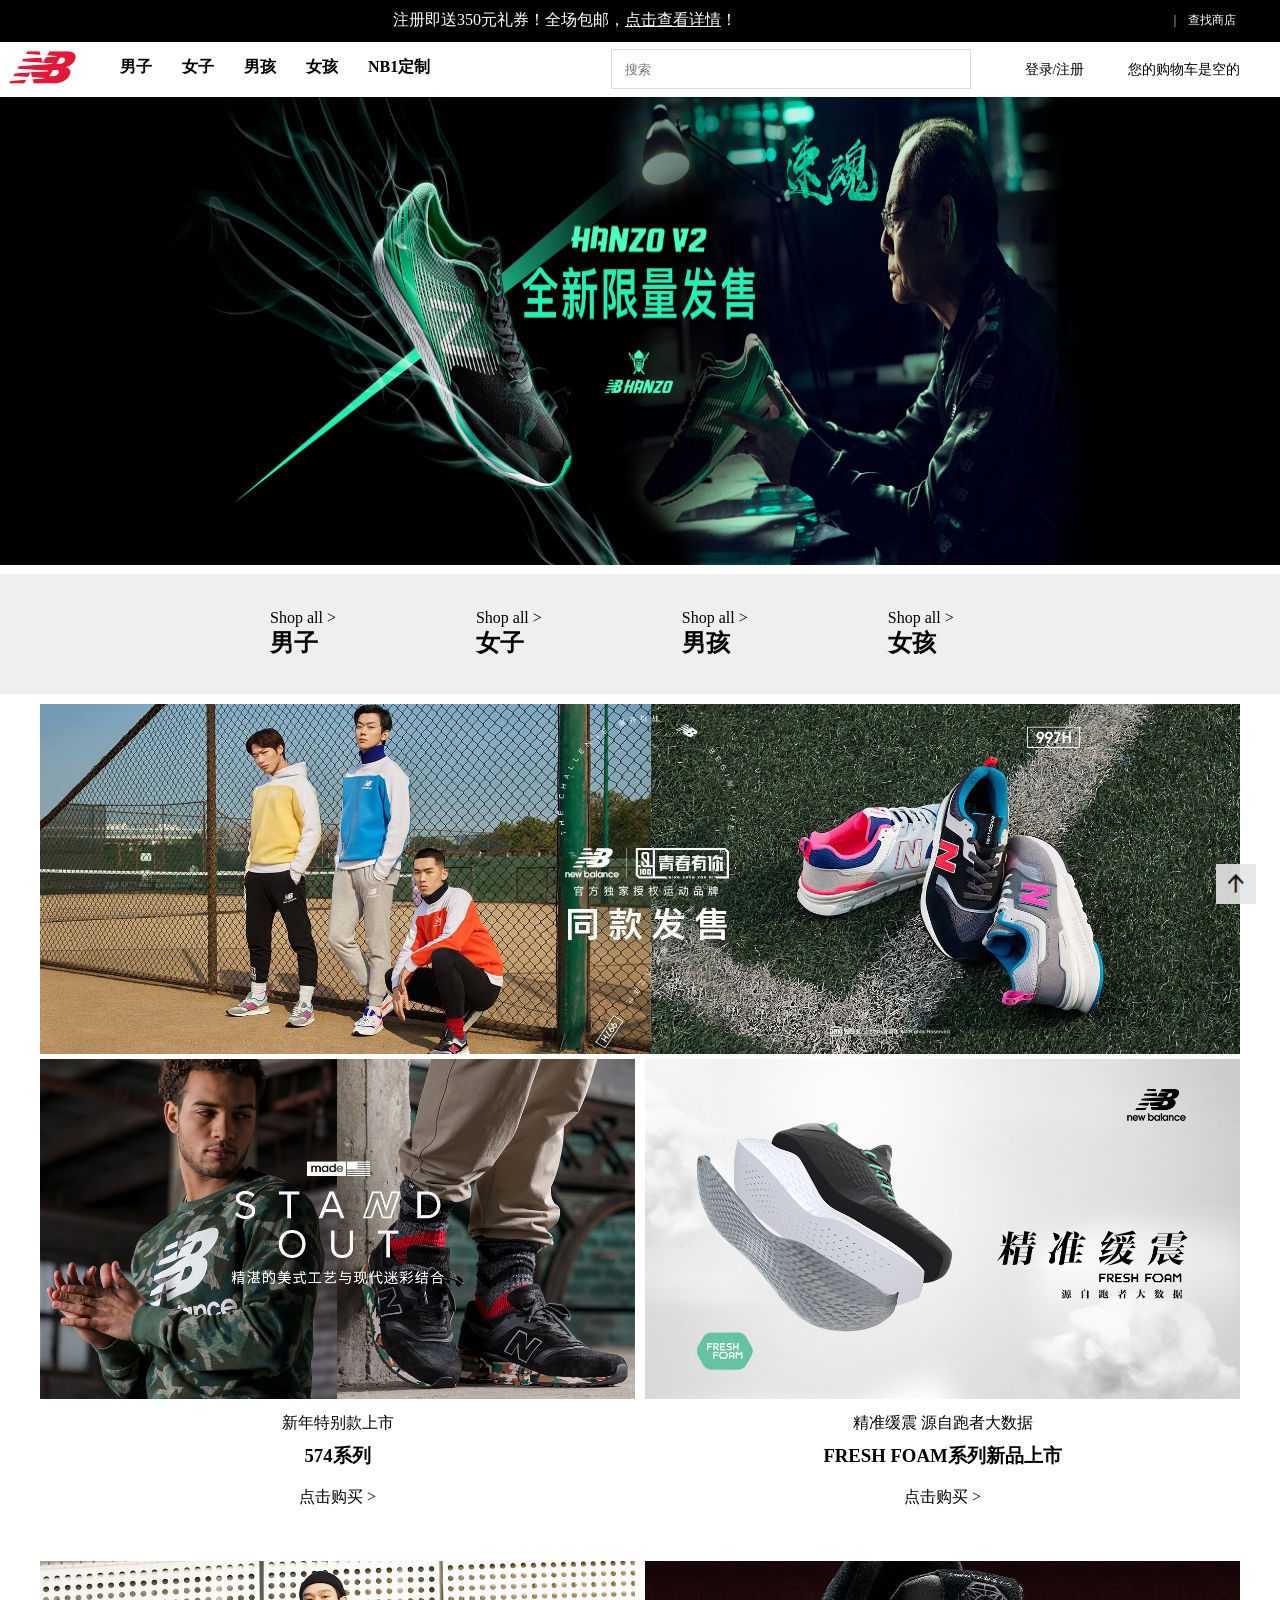
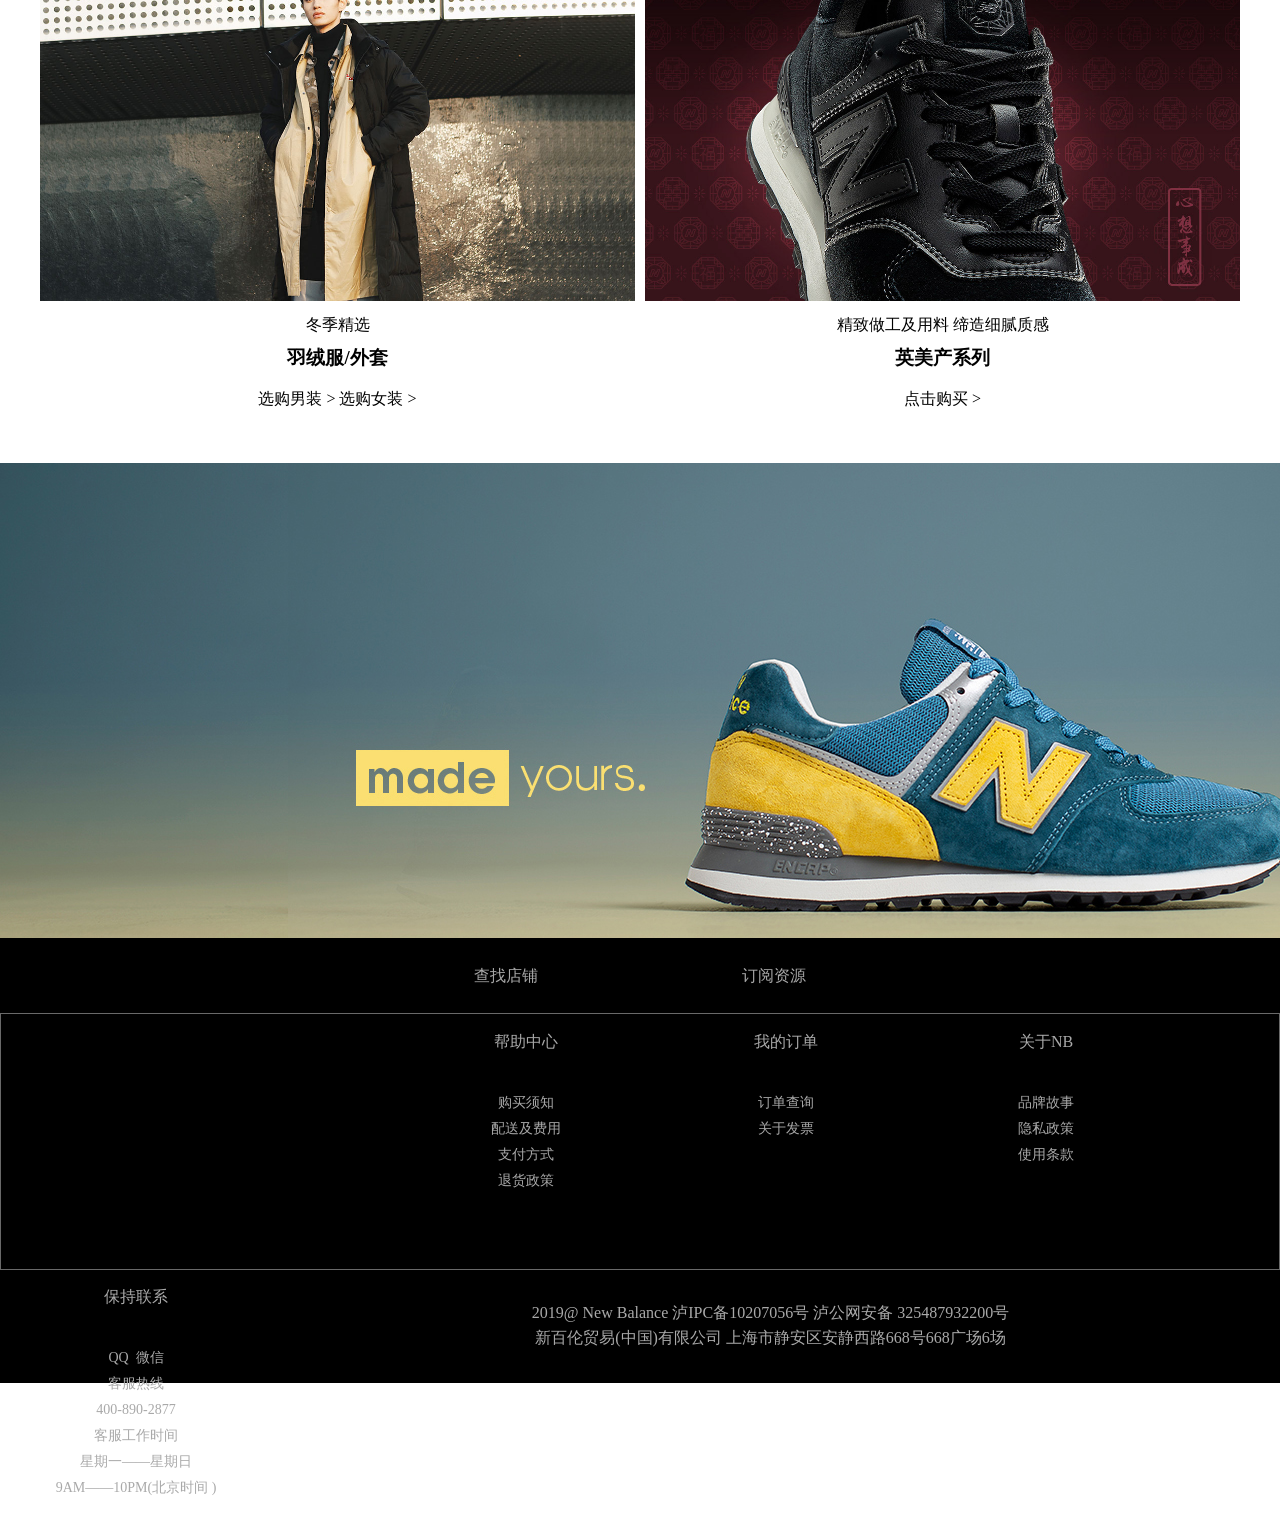
<file: index.html>
<!DOCTYPE html>
<html>
	<head>
		<meta charset="UTF-8">
		<title>主页 王化阳</title>
		<link rel="stylesheet" href="css/gonggong.css" />
		<link rel="stylesheet" type="text/css" href="css/index.css"/>
	</head>
	<body>
		<!--
        	
        	作品名称：新百伦官网
        	原链接：https://www.newbalance.com.cn/
        	描述：王化阳 主页部分     https://www.newbalance.com.cn/
        	           张晓丛 NB定制1   https://www.newbalance.com.cn/nb1-creative-shoes-like-no-other/
        		   闫聪杰  男子           https://www.newbalance.com.cn/men-shoes-clothes/
        		   高瑞丽  同款发售   https://www.newbalance.com.cn/qcyn0116-new-shoe/
        		   陈志博 登录界面    https://www.newbalance.com.cn/account-login
         	作者：王化阳 高瑞丽 陈志博 闫聪杰 张晓丛
        	时间：2019-03-05
        -->
			<!--导航栏固定-->
			<header>
				<div class="max top">
					<span> 注册即送350元礼券！全场包邮，<u>点击查看详情</u>！</span>
					<div class="find">|&nbsp;&nbsp;&nbsp;<a href="#" class="find2"> 查找商店 </a></div>
				</div>
				<nav class="max top2">
					<div class="top2_1"><a href="index.html"><img src="img/logo.png" /> </a> </div>
					<div class="top2_2"><a href="#"><h4>男子</h4> </a></div>
					<div class="top2_2"><a href="#"><h4>女子</h4> </a></div>
					<div class="top2_2"><a href="#"><h4>男孩</h4> </a></div>
					<div class="top2_2"><a href="#"><h4>女孩</h4> </a></div>
					<div class="top2_2 	"><a href="dingzhi.html"><h4>NB1定制</h4> </a></div>
				
					<div class="top2_2" id="search">
						<form>
							<input type="search" placeholder="搜索" class="search"/>
							<span><a href="login.html">登录/注册</a> </span>
							<span><a href="#">您的购物车是空的</a> </span>
						</form>
					</div>
				</nav>
			</header>
			<div class="air"><a name="mao"></a> </div>
			<!--以下内容为填充部分-->
			<div class="center">
				<!--广告-->
				<div class="ad">
				<a href="quan_xin.html">	<img src="img/3840-950.jpg" width="100%" height="470px"/></a>
				</div>
				<!--男子女子男孩女孩-->
				<div class="Shopall">
					<ul>
						<li><a href="#"><span>Shop all ></span><h2>男子</h2> </a> </li>
						<li><a href="#"><span>Shop all ></span><h2>女子</h2> </a> </li>
						<li><a href="#"><span>Shop all ></span><h2>男孩</h2> </a> </li>
						<li><a href="#"><span>Shop all ></span><h2>女孩</h2> </a> </li>
					</ul>
				</div>
				<!--商品展示-->
				<div class="Introduction">
					<!--第一个长图-->
					<div class="Introduction_1">
					<a href="yusale.html">	<img  src="img/3840-700_2.jpg" width="1200px" height="350px"/></a>
					</div>
					<div class="Introduction_2">
						<div class="Introduction_3">
							<img src="img/tu (1).jpg" width="595px" height="340px" /> 
							<div class="series">
								<span class="series_1">新年特别款上市</span><br />
								<h3>574系列</h3><br />
								<span><a href="#">点击购买 &gt;</a> </span>
							</div>
						</div>
						<div class="Introduction_4">
							<img src="img/tu (2).jpg" width="595px" height="340px"/> 
							<div class="series">
								<span class="series_1">精准缓震 源自跑者大数据</span><br />
								<h3>FRESH FOAM系列新品上市</h3><br />
								<span><a href="#">点击购买 &gt;</a> </span>
							</div>
						</div>
						<div class="Introduction_3">
							<img src="img/tu (3).jpg" width="595px" height="340px"/> 
							<div class="series">
								<span class="series_1">冬季精选</span><br />
								<h3>羽绒服/外套</h3><br />
								<span><a href="#">选购男装 &gt; 选购女装 &gt;</a> </span>
							</div>
						</div>
						<div class="Introduction_4">
							<img src="img/tu (4).jpg" width="595px" height="340px"/> 
							<div class="series">
								<span class="series_1">精致做工及用料 缔造细腻质感</span><br />
								<h3>英美产系列</h3><br />
								<span><a href="#">点击购买 &gt;</a> </span>
							</div>
						</div>
					</div>
				</div>
			</div>
			<!--倒数第二个长图-->
			<div class="NB1"></div>			
			<!--以下是脚步-->	
			<footer>
				<div class="dingyue"><span><a>查找店铺</a> </span><span><a> 订阅资源</a></span> </div>
				<div class="bangzhu">
					<ul id="bangzhu1">
						<li  class="bangzhu1">帮助中心 </li>
						<li><a>购买须知</a></li>
						<li><a>配送及费用</a></li>
						<li><a>支付方式	</a></li>
						<li><a>退货政策</a></li>
					</ul>
					<ul>
						<li class="bangzhu1"> 我的订单</li>
						<li><a>订单查询</a></li>
						<li><a>关于发票</a></li>
						<li><a></a></li>
						<li><a></a></li>
					</ul>
					<ul>
						<li class="bangzhu1">关于NB </li>
						<li><a>品牌故事</a></li>
						<li><a>隐私政策</a></li>
						<li><a>使用条款</a></li>
						<li><a></a></li>
					</ul>
					<ul>
						<li class="bangzhu1">保持联系 </li>
						<li><a>QQ&nbsp;&nbsp;微信</a></li>
						<li><a>客服热线</a></li>
						<li><a>400-890-2877</a></li>
						<li><a>客服工作时间</a></li>
						<li><a>星期一——星期日</a> </li>
						<li><a>9AM——10PM(北京时间 )</a> </li>
					</ul>
				</div>
				<div class="ihpone">
					 <span class="ihpone_1"> 2019@ New Balance 泸IPC备10207056号 泸公网安备 325487932200号</span><br />
					 <span> 新百伦贸易(中国)有限公司 上海市静安区安静西路668号668广场6场 </span>
				</div>
			</footer>
			<!--以下为锚链接固定定位-->
			<div class="maolianjie">
				<a href="#mao"><img src="img/maolianjie.png" /> </a>
			</div>
	</body>
</html>
</file>
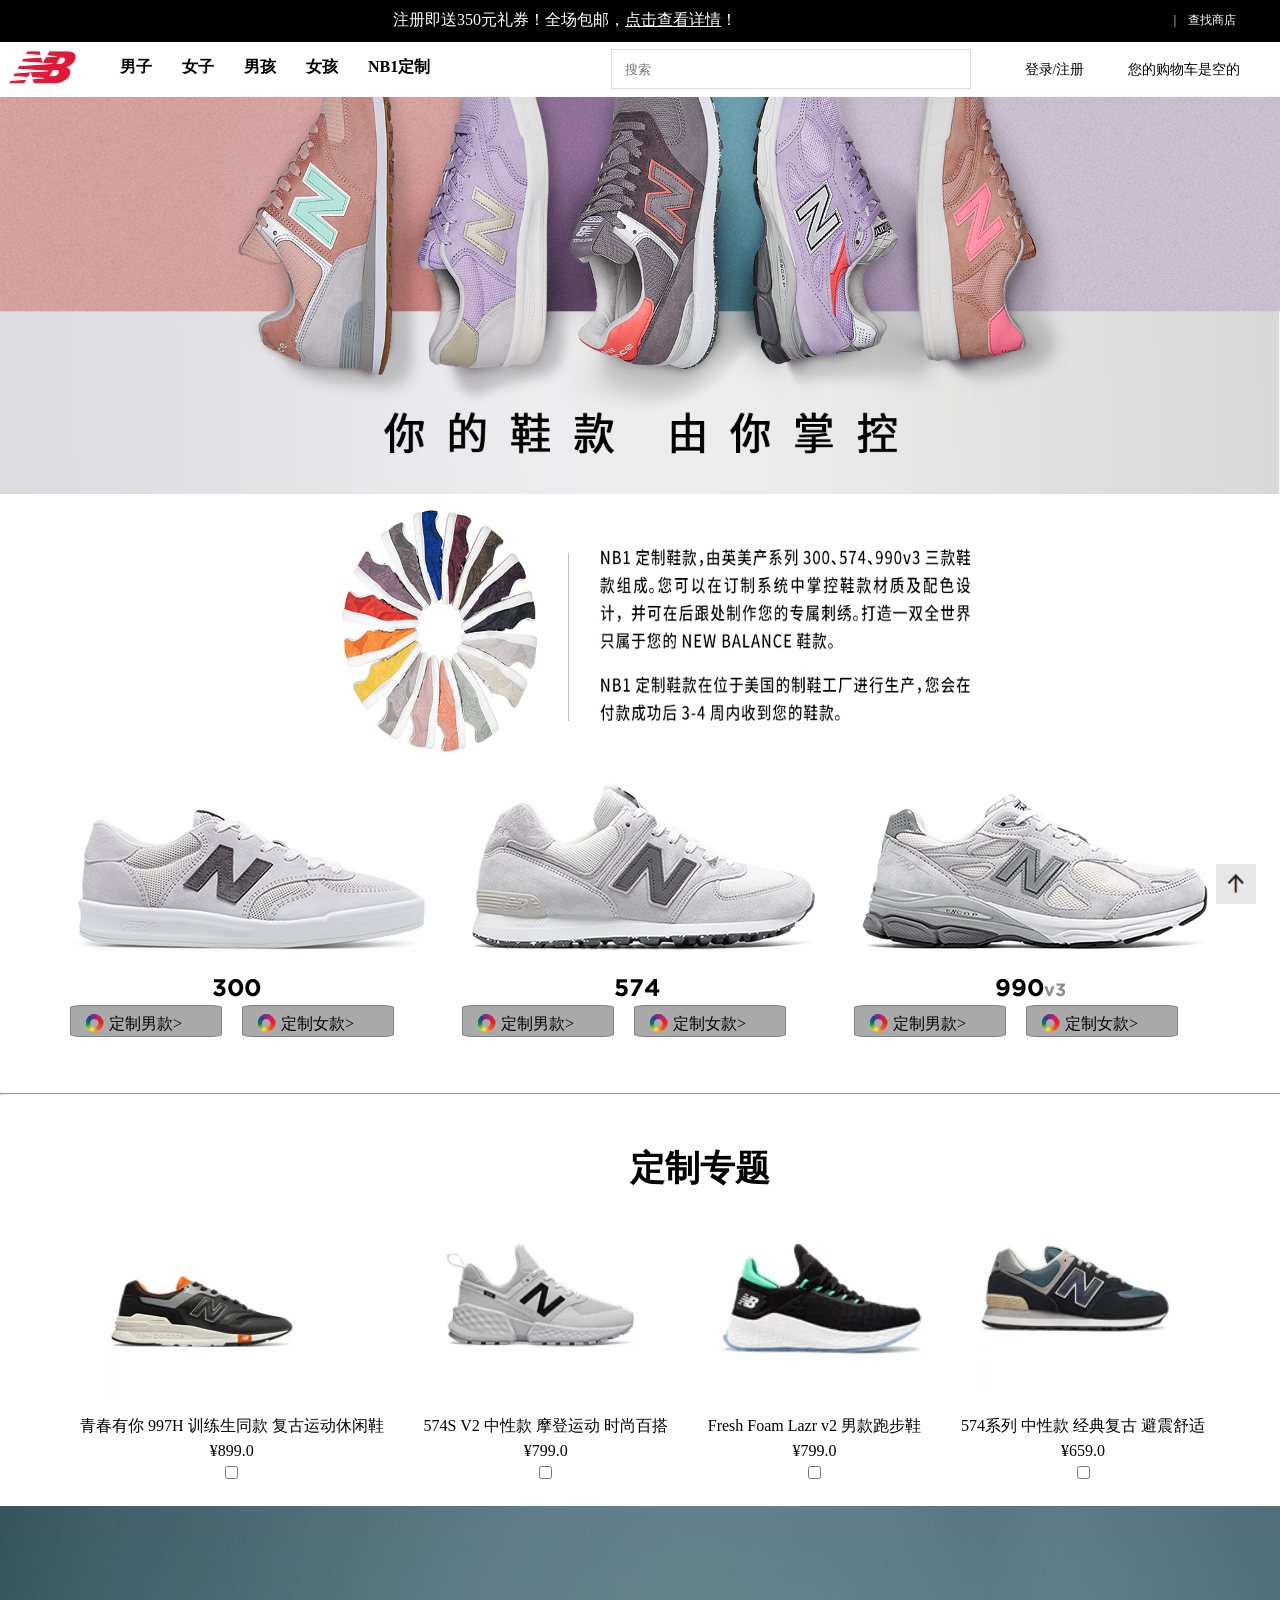
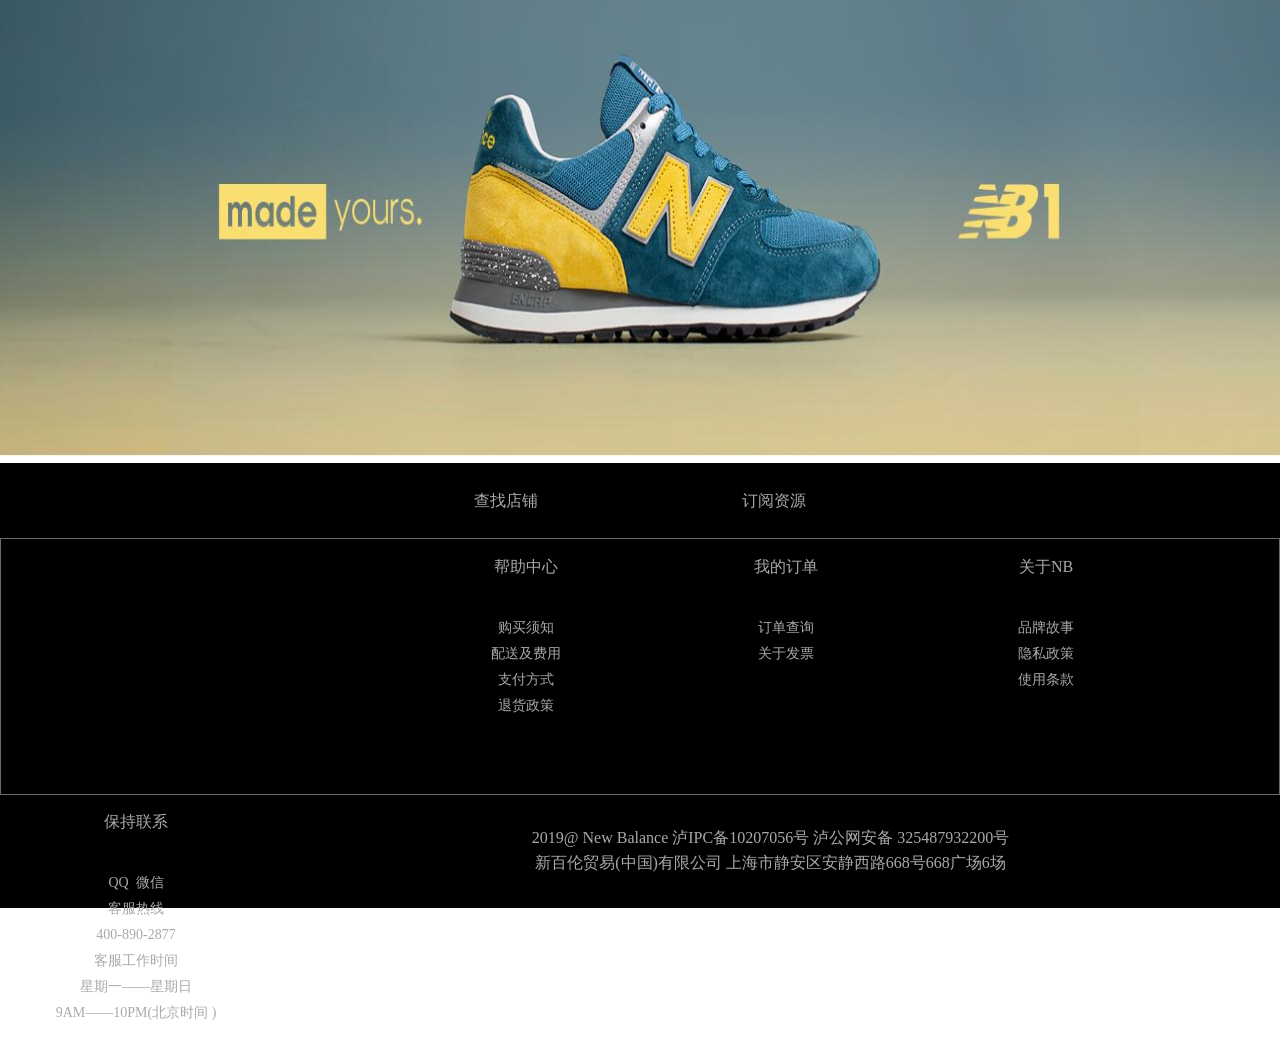
<file: dingzhi.html>
<!DOCTYPE html>
<html>
	<head>
		<meta charset="UTF-8">
		<title>张晓丛 定制</title>
		<link rel="stylesheet" type="text/css" href="css/dingzhi.css" />
		<link rel="stylesheet" type="text/css" href="css/gonggong.css"/>
		
	</head>
	<body>
		
			<!--
        	
        	作品名称：新百伦官网
        	原链接：https://www.newbalance.com.cn/
        	描述：王化阳 主页部分     https://www.newbalance.com.cn/
        	           张晓丛 NB定制1   https://www.newbalance.com.cn/nb1-creative-shoes-like-no-other/
        		   闫聪杰  男子           https://www.newbalance.com.cn/men-shoes-clothes/
        		   高瑞丽  同款发售   https://www.newbalance.com.cn/qcyn0116-new-shoe/
        		   陈志博 登录界面    https://www.newbalance.com.cn/account-login
         	作者：王化阳 高瑞丽 陈志博 闫聪杰 张晓丛
        	时间：2019-03-05
        -->
			<!--导航栏固定-->
			<header>
				<div class="max top">
					<span> 注册即送350元礼券！全场包邮，<u>点击查看详情</u>！</span>
					<div class="find">|&nbsp;&nbsp;&nbsp;<a href="#" class="find2"> 查找商店 </a></div>
				</div>
				<nav class="max top2">
					<div class="top2_1"><a href="index.html"><img src="img/logo.png" /> </a> </div>
					<div class="top2_2"><a href="#"><h4>男子</h4> </a></div>
					<div class="top2_2"><a href="#"><h4>女子</h4> </a></div>
					<div class="top2_2"><a href="#"><h4>男孩</h4> </a></div>
					<div class="top2_2"><a href="#"><h4>女孩</h4> </a></div>
					<div class="top2_2 	"><a href="dingzhi.html"><h4>NB1定制</h4> </a></div>
					<div class="top2_2" id="search">
						<form>
							<input type="search" placeholder="搜索" class="search"/>
							<span><a href="login.html">登录/注册</a> </span>
							<span><a href="#">您的购物车是空的</a> </span>
						</form>
					</div>
				</nav>
			</header>
			<div class="air"><a name="mao"></a> </div>
			
			<!--以下内容为填充部分-->
			<div class="center">
				<!--图一-->
				<div class="zxc-yi"><img width="100%" height="400px" src="img/zxc-a6.jpg"></div>
				<!--图二-->
				<div class="zxc-er"><img width="100%" height="250px" src="img/zxc-a2.jpg"></div>
				<!--定制-->
				<div class="zxc-san">
				<div class="zxc-san-yi">
				  <img src="img/zxc-a3.jpg"><br />
				  <li class="btn"><a href="#"><img class="img" src="img/zxc-a7.png"><span>定制男款></span></a></li>
				  <li class="btn"><a href="#"><img class="img" src="img/zxc-a7.png"><span>定制女款></span></a></li>
				</div>
				<div class="zxc-san-yi">
				  <img src="img/zxc-a4.jpg"><br />
				  <li class="btn"><a href="#"><img class="img" src="img/zxc-a7.png"><span>定制男款></span></a></li>
				  <li class="btn"><a href="#"><img class="img" src="img/zxc-a7.png"><span>定制女款></span></a></li>
				</div>
				<div class="zxc-san-yi">
				  <img src="img/zxc-a5.jpg"><br />
				  <li class="btn"><a href="#"><img class="img" src="img/zxc-a7.png"><span>定制男款></span></a></li>
				  <li class="btn"><a href="#"><img class="img" src="img/zxc-a7.png"><span>定制女款></span></a></li>
				</div>
				</div>
				<hr />
				<div class="zxc-si">
					<h2>定制专题</h2>
					<ul class="zxc-si-yi">
						<img width="220px" height="200px" src="img/a8.png">
						<li><a href="#">青春有你 997H 训练生同款 复古运动休闲鞋</a></li>
						<li>¥899.0</li>
						<li><input type="checkbox" ></li>
					</ul>
					<ul class="zxc-si-yi">
						<img width="220px" height="200px" src="img/a9.png">
						<li><a href="#">574S V2 中性款 摩登运动 时尚百搭</a></li>
						<li>¥799.0</li>
						<li><input type="checkbox" ></li>
					</ul>
					<ul class="zxc-si-yi">
						<img width="220px" height="200px" src="img/a10.png">
						<li><a href="#">Fresh Foam Lazr v2 男款跑步鞋</a></li>
						<li>¥799.0</li>
						<li><input type="checkbox" ></li>
					</ul>
					<ul class="zxc-si-yi">
						<img width="220px" height="200px" src="img/a11.png">
						<li><a href="#">574系列 中性款 经典复古 避震舒适</a></li>
						<li>¥659.0</li>
						<li><input type="checkbox" ></li>
					</ul>
				</div>
				<div class="zxc-wu"><img width="100%" height="550px" src="img/zxc-a1.jpg"></div>
			</div>
			<!--以下是脚步-->
			<footer>
				<div class="dingyue"><span><a>查找店铺</a> </span><span><a> 订阅资源</a></span> </div>
				<div class="bangzhu">
					<ul id="bangzhu1">
						<li  class="bangzhu1">帮助中心 </li>
						<li><a>购买须知</a></li>
						<li><a>配送及费用</a></li>
						<li><a>支付方式	</a></li>
						<li><a>退货政策</a></li>
					</ul>
					<ul>
						<li class="bangzhu1"> 我的订单</li>
						<li><a>订单查询</a></li>
						<li><a>关于发票</a></li>
						<li><a></a></li>
						<li><a></a></li>
					</ul>
					<ul>
						<li class="bangzhu1">关于NB </li>
						<li><a>品牌故事</a></li>
						<li><a>隐私政策</a></li>
						<li><a>使用条款</a></li>
						<li><a></a></li>
					</ul>
					<ul>
						<li class="bangzhu1">保持联系 </li>
						<li><a>QQ&nbsp;&nbsp;微信</a></li>
						<li><a>客服热线</a></li>
						<li><a>400-890-2877</a></li>
						<li><a>客服工作时间</a></li>
						<li><a>星期一——星期日</a> </li>
						<li><a>9AM——10PM(北京时间 )</a> </li>
					</ul>
				</div>
				<div class="ihpone">
					 <span> 2019@ New Balance 泸IPC备10207056号 泸公网安备 325487932200号</span><br />
					 <span> 新百伦贸易(中国)有限公司 上海市静安区安静西路668号668广场6场 </span>
				</div>
			</footer>
			<!--以下为锚链接固定定位-->
			<div class="maolianjie">
				<a href="#mao"><img src="img/maolianjie.png" /> </a>
			</div>
	</body>
</html>
</file>
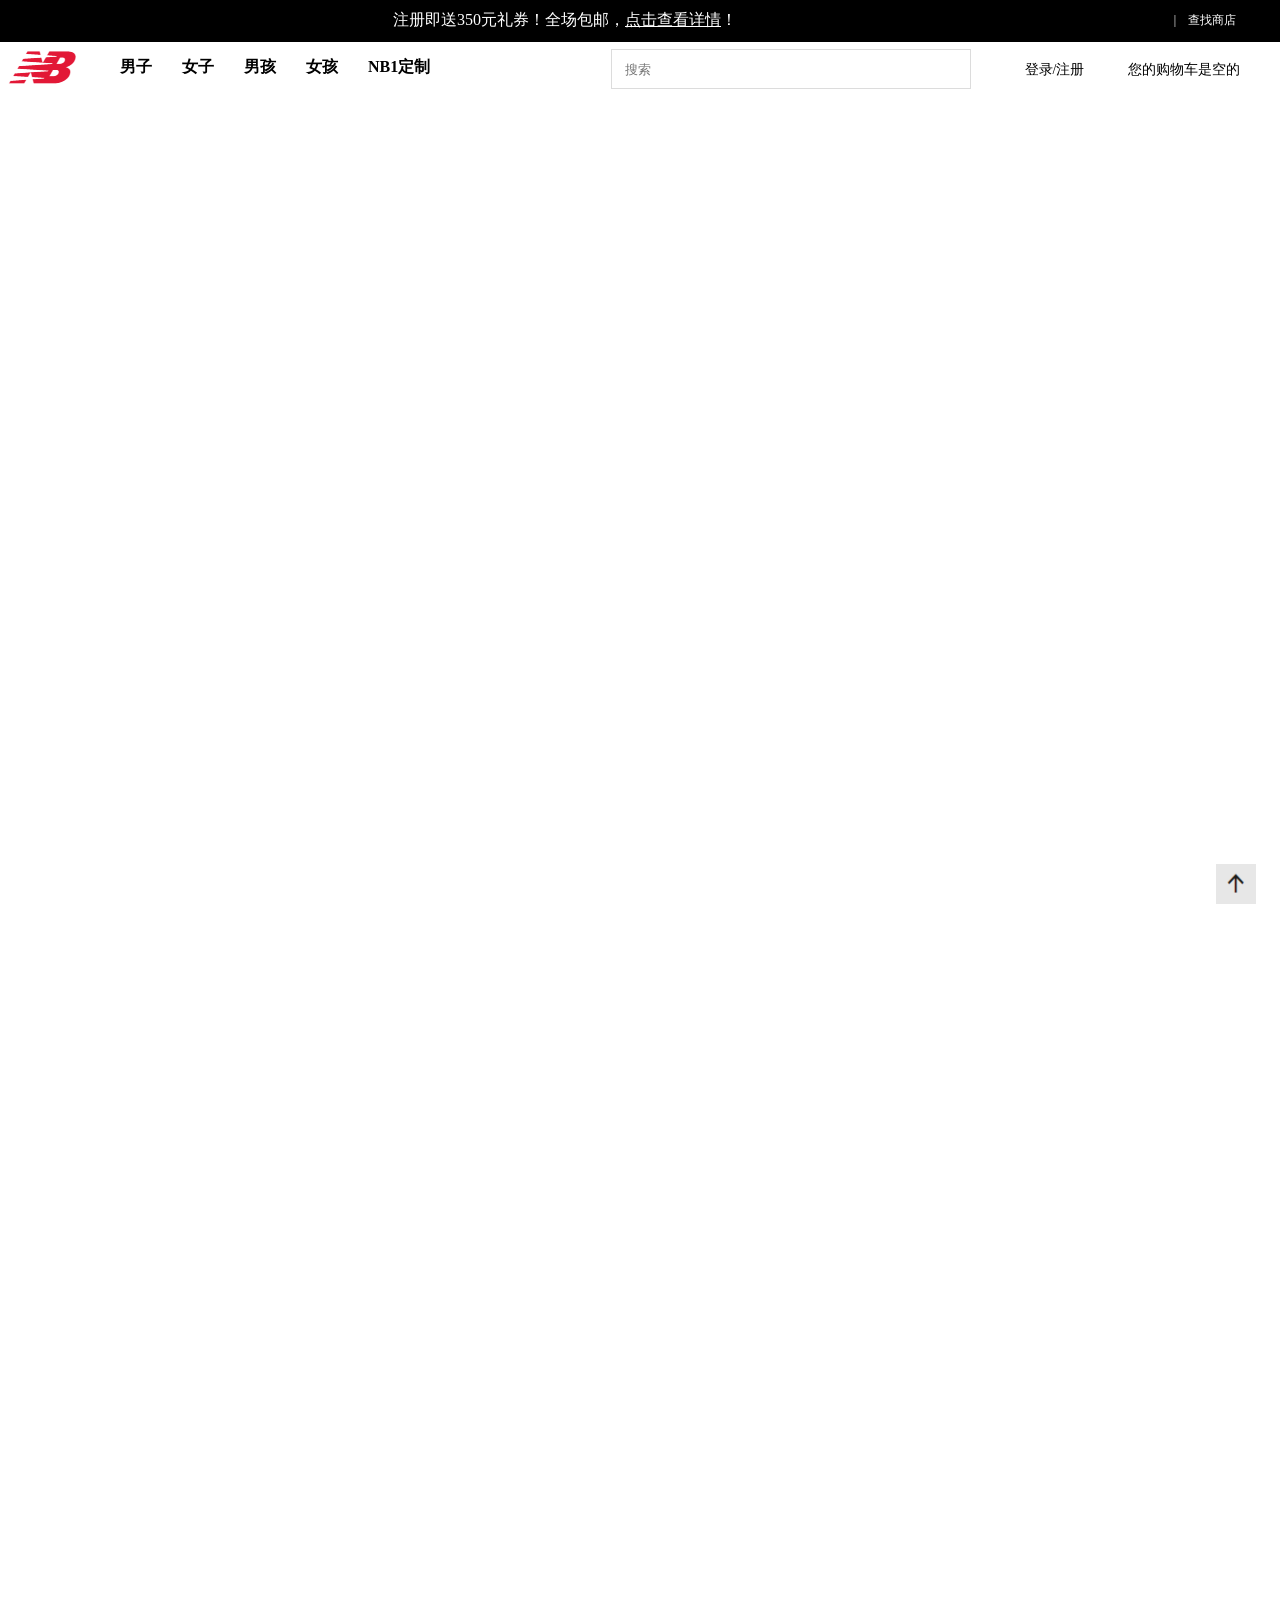
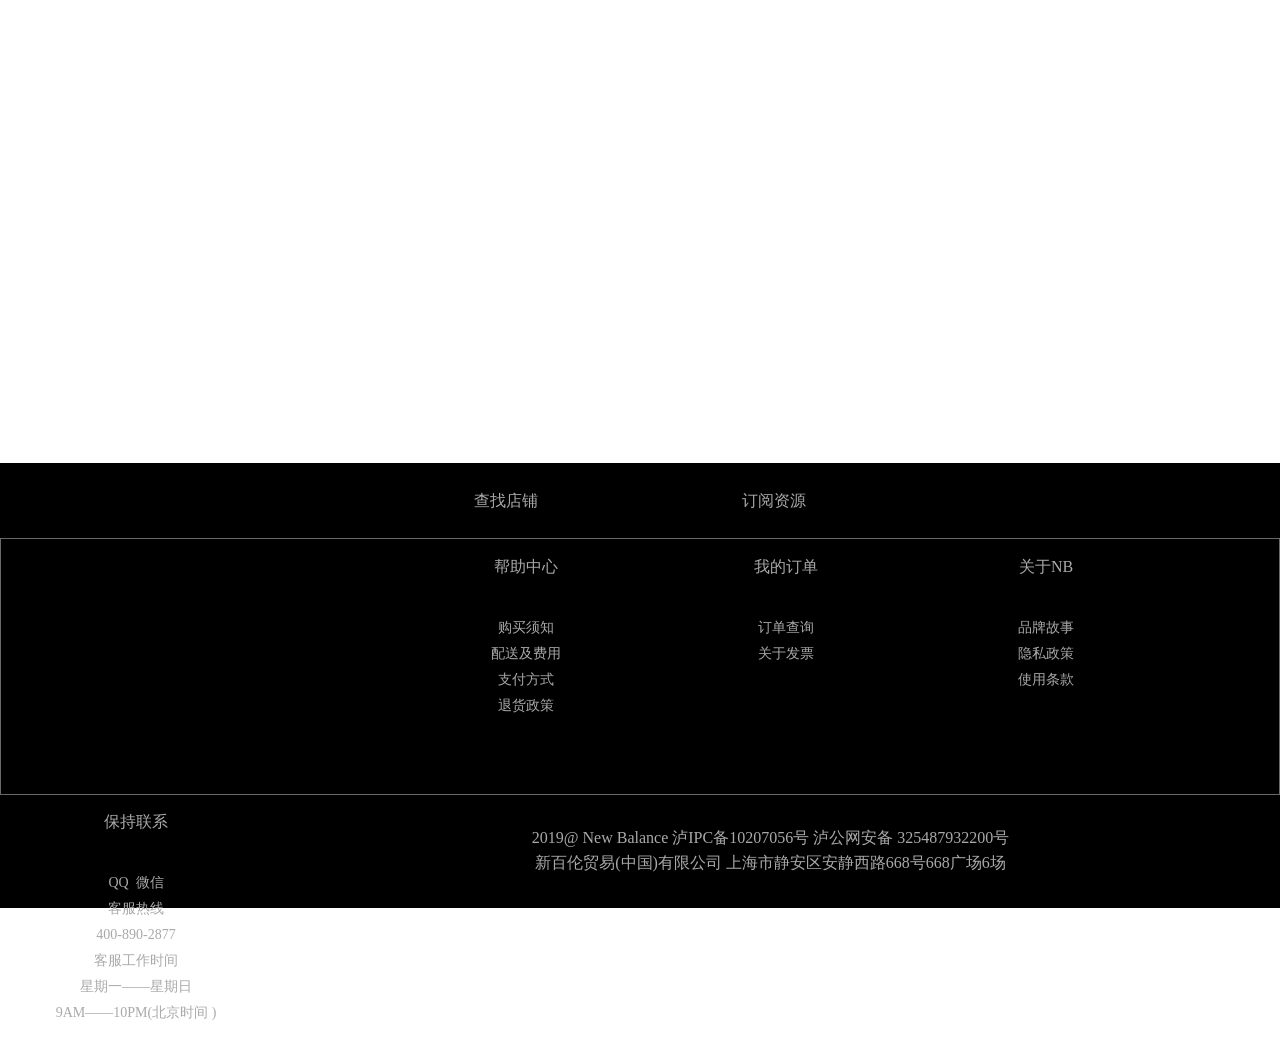
<file: gonggong.html>
<!DOCTYPE html>
<html>
	<head>
		<meta charset="UTF-8">
		<title></title>
		<link rel="stylesheet" type="text/css" href="css/gonggong.css"/>
	</head>
	<body>
		
			<!--
        	
        	作品名称：新百伦官网
        	原链接：https://www.newbalance.com.cn/
        	描述：王化阳 主页部分     https://www.newbalance.com.cn/
        	           张晓丛 NB定制1   https://www.newbalance.com.cn/nb1-creative-shoes-like-no-other/
        		   闫聪杰  男子           https://www.newbalance.com.cn/men-shoes-clothes/
        		   高瑞丽  同款发售   https://www.newbalance.com.cn/qcyn0116-new-shoe/
        		   陈志博 登录界面    https://www.newbalance.com.cn/account-login
         	作者：王化阳 高瑞丽 陈志博 闫聪杰 张晓丛
        	时间：2019-03-05
        -->
			<!--导航栏固定-->
			<header>
				<div class="max top">
					<span> 注册即送350元礼券！全场包邮，<u>点击查看详情</u>！</span>
					<div class="find">|&nbsp;&nbsp;&nbsp;<a href="#" class="find2"> 查找商店 </a></div>
				</div>
				<nav class="max top2">
					<div class="top2_1"><a href="index.html"><img src="img/logo.png" /> </a> </div>
					<div class="top2_2"><a href="#"><h4>男子</h4> </a></div>
					<div class="top2_2"><a href="#"><h4>女子</h4> </a></div>
					<div class="top2_2"><a href="#"><h4>男孩</h4> </a></div>
					<div class="top2_2"><a href="#"><h4>女孩</h4> </a></div>
					<div class="top2_2 	"><a href="#"><h4>NB1定制</h4> </a></div>
				
					<div class="top2_2" id="search">
						<form>
							<input type="search" placeholder="搜索" class="search"/>
							<span><a href="#">登录/注册</a> </span>
							<span><a href="#">您的购物车是空的</a> </span>
						</form>
					</div>
				</nav>
			</header>
			<div class="air"><a name="mao"></a> </div>
			
			<!--以下内容为填充部分-->
			<div class="center">


			</div>
			<!--以下是脚步-->
			<footer>
				<div class="dingyue"><span><a>查找店铺</a> </span><span><a> 订阅资源</a></span> </div>
				<div class="bangzhu">
					<ul id="bangzhu1">
						<li  class="bangzhu1">帮助中心 </li>
						<li><a>购买须知</a></li>
						<li><a>配送及费用</a></li>
						<li><a>支付方式	</a></li>
						<li><a>退货政策</a></li>
					</ul>
					<ul>
						<li class="bangzhu1"> 我的订单</li>
						<li><a>订单查询</a></li>
						<li><a>关于发票</a></li>
						<li><a></a></li>
						<li><a></a></li>
					</ul>
					<ul>
						<li class="bangzhu1">关于NB </li>
						<li><a>品牌故事</a></li>
						<li><a>隐私政策</a></li>
						<li><a>使用条款</a></li>
						<li><a></a></li>
					</ul>
					<ul>
						<li class="bangzhu1">保持联系 </li>
						<li><a>QQ&nbsp;&nbsp;微信</a></li>
						<li><a>客服热线</a></li>
						<li><a>400-890-2877</a></li>
						<li><a>客服工作时间</a></li>
						<li><a>星期一——星期日</a> </li>
						<li><a>9AM——10PM(北京时间 )</a> </li>
					</ul>
				</div>
				<div class="ihpone">
					 <span class="ihpone_1"> 2019@ New Balance 泸IPC备10207056号 泸公网安备 325487932200号</span><br />
					 <span> 新百伦贸易(中国)有限公司 上海市静安区安静西路668号668广场6场 </span>
				</div>
			</footer>
			<!--以下为锚链接固定定位-->
			<div class="maolianjie">
				<a href="#mao"><img src="img/maolianjie.png" /> </a>
			</div>
	</body>
</html>
</file>
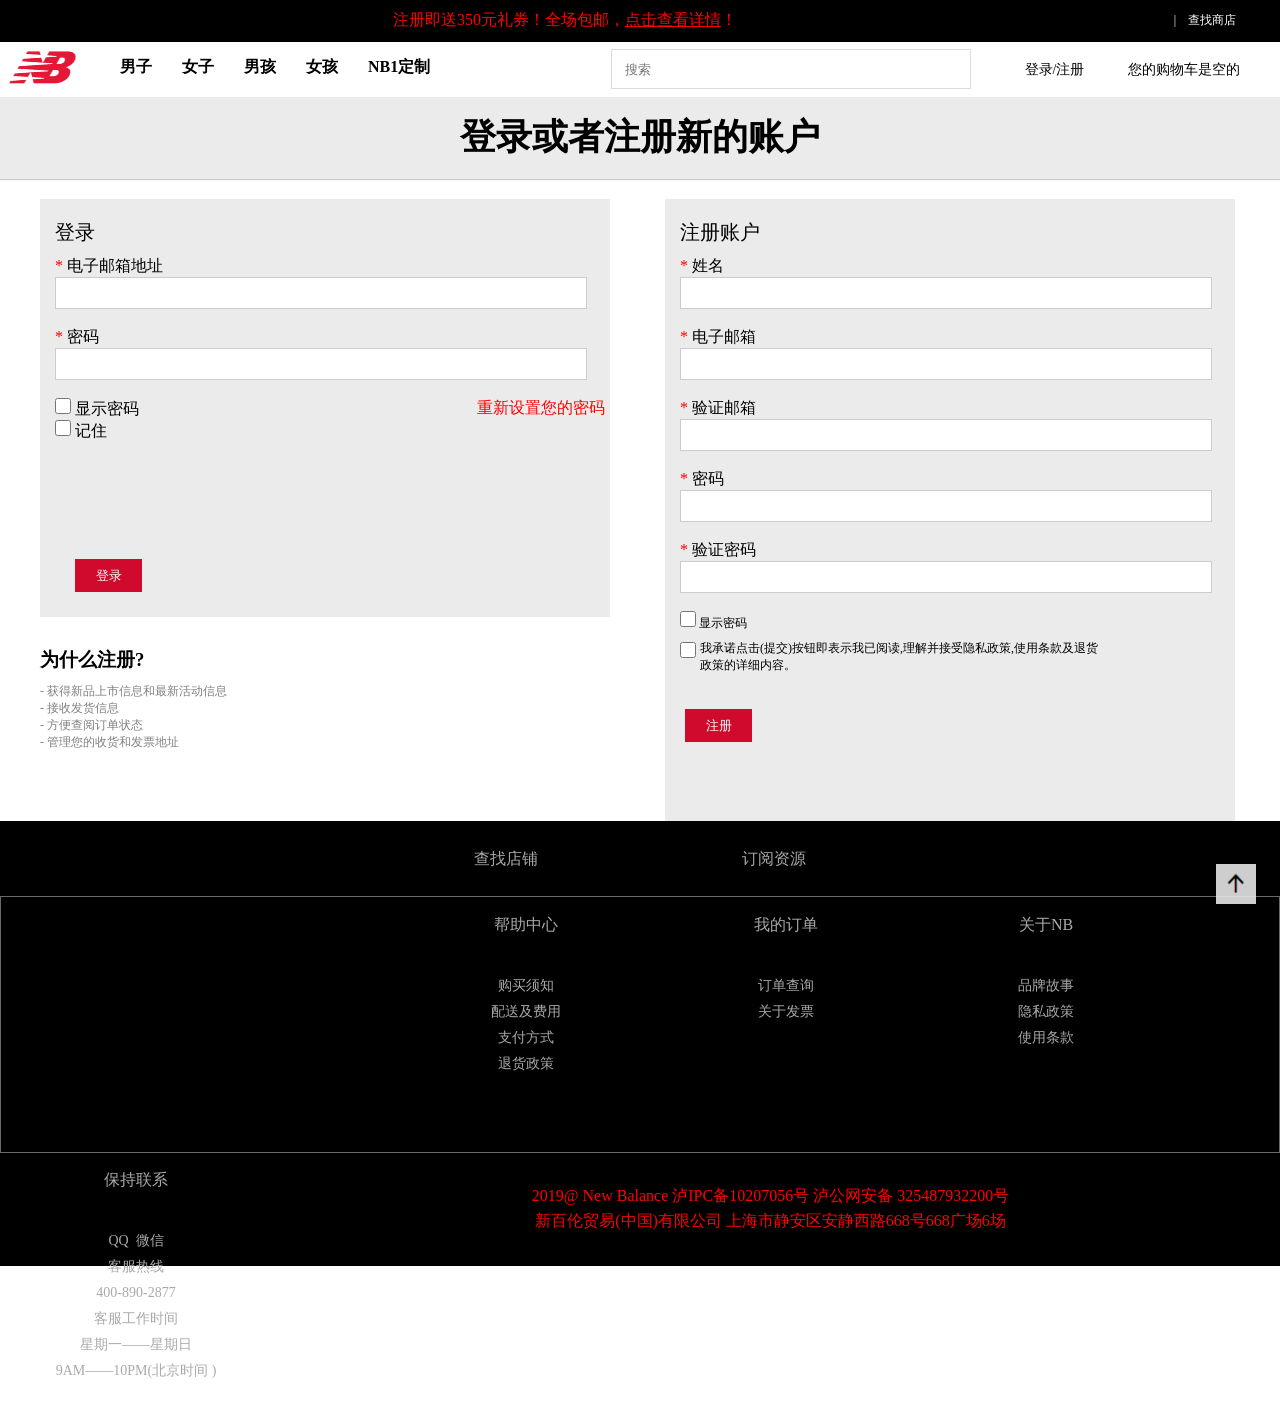
<file: login.html>
<!DOCTYPE html>
<html>
	<head>
		<meta charset="utf-8" />
		<title>登录注册 czb</title>
		<link rel="stylesheet" href="css/login.css"/>
		<link rel="stylesheet" type="text/css" href="css/gonggong.css"/>
	</head>
	<body>
		<!--head-->
		<header>
				<div class="max top">
					<span> 注册即送350元礼券！全场包邮，<u>点击查看详情</u>！</span>
					<div class="find">|&nbsp;&nbsp;&nbsp;<a href="#" class="find2"> 查找商店 </a></div>
				</div>
				<nav class="max top2">
					<div class="top2_1"><a href="index.html"><img src="img/logo.png" /> </a> </div>
					<div class="top2_2"><a href="#"><h4>男子</h4> </a></div>
					<div class="top2_2"><a href="#"><h4>女子</h4> </a></div>
					<div class="top2_2"><a href="#"><h4>男孩</h4> </a></div>
					<div class="top2_2"><a href="#"><h4>女孩</h4> </a></div>
					<div class="top2_2 	"><a href="dingzhi.html"><h4>NB1定制</h4> </a></div>
				
					<div class="top2_2" id="search">
						<form>
							<input type="search" placeholder="搜索" class="search"/>
							<span><a href="login.html">登录/注册</a> </span>
							<span><a href="#">您的购物车是空的</a> </span>
						</form>
					</div>
				</nav>
			</header>
			<div class="air"><a name="mao"></a></div>
		<!--login-head-->
		<div class="login-head">
			<h1>登录或者注册新的账户</h1>
		</div>
		<!--body-->
		<div class="login-body">
		<!--登录-->
		<div class="login-login">
			<div class="login-login1">
				<form>
					<p style="margin-bottom: 10px; font-size: 20px;">登录</p>
						<p>
							<span>*</span>
							<label for="email">电子邮箱地址</label>
						</p>
						<p>
							<input type="email" id="email" name="email"  class="login-e" required="required"/>
						</p><br />
						<p>
							<span>*</span>
							<label for="password">密码</label>
						</p>
						<p>
							<input type="password" id="password" name="password" class="login-p" required="required"/>
						</p><br />
						<div class="login-login1-1">
							<div class="login-login1-chongshemima">
								<a style="color: red;text-decoration: none; " id="PasswordReset" title="重新设置您的密码" href="/passwordreset">重新设置您的密码</a>
							</div>
							<div class="login-login1-2">
								<div>
								<input type="checkbox" class="chkshowpassword" id="chkshowpassword" name="chkshowpassword" required="required"/>
								<span class="custom checkbox"></span>
								<label class="checkbox-left" for="chkshowpassword">
								<span style="color: black;">显示密码</span>
								</label>
								</div>
								<div>
								<input type="checkbox" class="chkshowpassword" id="jizhu" name="jizhu" required="required"/>
								<span class="custom checkbox"></span>
								<label class="checkbox-left" for="jizhu">
								<span style="color: black;">记住</span>
								</label>
								</div>
								<button type="submit" class="login-btn">登录</button>
							</div>	
						</div>
				</form>
			</div>
			<div class="login-login2">
				<h3>为什么注册?</h3>
				<ul style="font-size: 12px;color: gray;">
					<li style="padding-top: 10px;">- 获得新品上市信息和最新活动信息</li>
					<li>- 接收发货信息</li>
					<li>- 方便查阅订单状态</li>
					<li>- 管理您的收货和发票地址</li>
				</ul>
			</div>
		</div>
		<!--注册-->
		<div class="login-enroll">
			<div class="login-enroll1">
				<form>
					<p style="margin-bottom: 10px; font-size: 20px;">注册账户</p>
						<p>
							<span>*</span>
							<label for="name">姓名</label>
						</p>
						<p>
							<input type="text" id="name" name="name" class="enroll-n" required="required"/>
						</p><br />
						<p>
							<span>*</span>
							<label for="email">电子邮箱</label>
						</p>	
						<p>
							<input type="email" id="email" name="email" class="enroll-e" required="required"/>
						</p><br />
						<p>
							<span>*</span>
							<label for="email">验证邮箱</label>
						</p>
						<p>
							<input type="email" id="email" name="email" class="enroll-ep" required="required"/>
						</p><br />
						<p>
							<span>*</span>
							<label for="password">密码</label>
						</p>
						<p>
							<input type="password" id="password" name="password" class="enroll-p" required="required"/>
						</p><br />
						<p>
							<span>*</span>
							<label for="password">验证密码</label>
						</p>
						<p>
							<input type="password" id="password" name="password" class="enroll-yp" required="required"/>
						</p><br />
			</form>
			<div class="login-enroll2">
				<input type="checkbox" class="chkshowpassword" id="chkshowpassword1" name="chkshowpassword1" required="required"/>
			    <span class="custom checkbox"></span>
				<label class="checkbox-left" for="chkshowpassword1">
				<span style="color: black;">显示密码</span>
			</div>
			<div class="login-enroll3">
				<input type="checkbox" class="chkshowpassword" />
				<div class="login-enroll4">我承诺点击(提交)按钮即表示我已阅读,理解并接受隐私政策,使用条款及退货政策的详细内容。</div></span>
			</div>
			<button type="submit" class="enroll-btn">注册</button>
		</div>
		</div>
		</div>
		<!--页面底部-->
			<footer>
				<div class="dingyue"><span><a>查找店铺</a> </span><span><a> 订阅资源</a></span> </div>
				<div class="bangzhu">
					<ul id="bangzhu1">
						<li  class="bangzhu1">帮助中心 </li>
						<li><a>购买须知</a></li>
						<li><a>配送及费用</a></li>
						<li><a>支付方式	</a></li>
						<li><a>退货政策</a></li>
					</ul>
					<ul>
						<li class="bangzhu1"> 我的订单</li>
						<li><a>订单查询</a></li>
						<li><a>关于发票</a></li>
						<li><a></a></li>
						<li><a></a></li>
					</ul>
					<ul>
						<li class="bangzhu1">关于NB </li>
						<li><a>品牌故事</a></li>
						<li><a>隐私政策</a></li>
						<li><a>使用条款</a></li>
						<li><a></a></li>
					</ul>
					<ul>
						<li class="bangzhu1">保持联系 </li>
						<li><a>QQ&nbsp;&nbsp;微信</a></li>
						<li><a>客服热线</a></li>
						<li><a>400-890-2877</a></li>
						<li><a>客服工作时间</a></li>
						<li><a>星期一——星期日</a> </li>
						<li><a>9AM——10PM(北京时间 )</a> </li>
					</ul>
				</div>
				<div class="ihpone">
					 <span class="ihpone_1"> 2019@ New Balance 泸IPC备10207056号 泸公网安备 325487932200号</span><br />
					 <span> 新百伦贸易(中国)有限公司 上海市静安区安静西路668号668广场6场 </span>
				</div>
			</footer>
			<!--以下为锚链接固定定位-->
			<div class="maolianjie">
				<a href="#mao"><img src="img/maolianjie.png" /> </a>
			</div>
	</body>
</html>
</file>
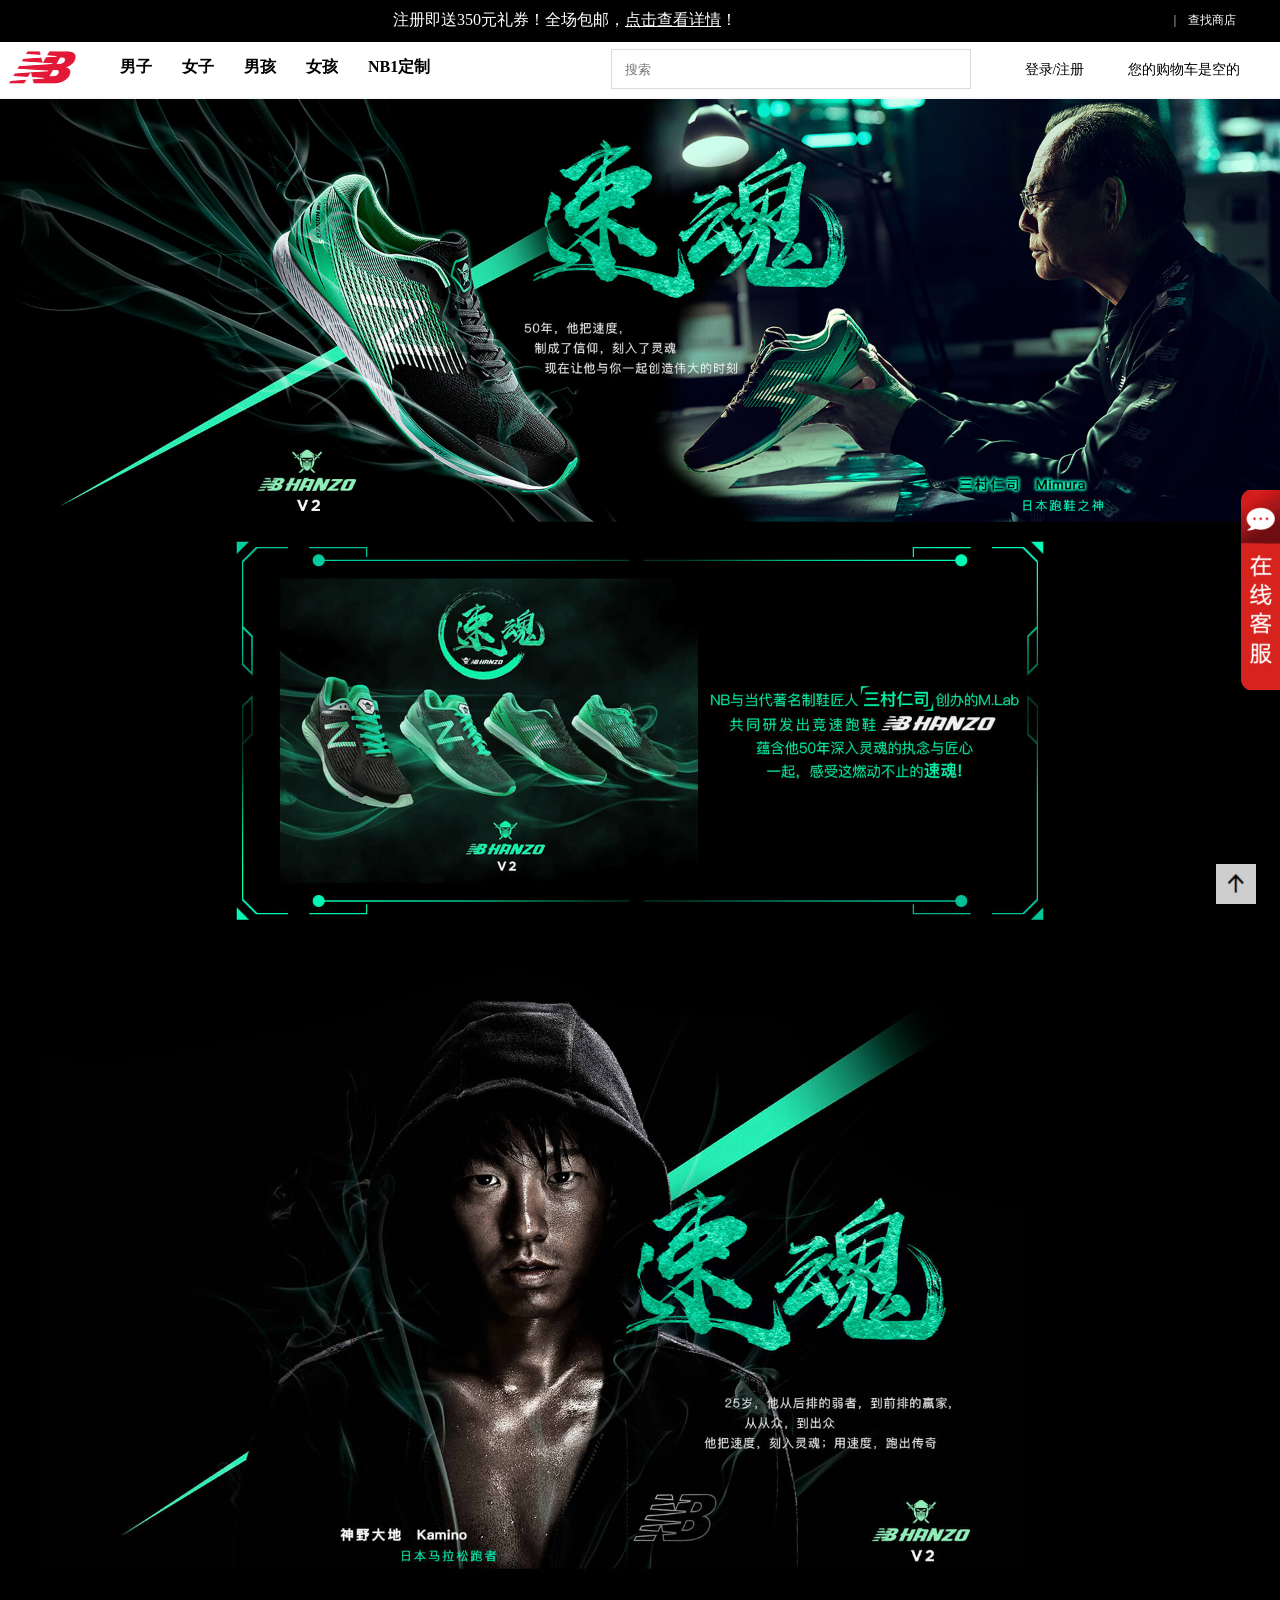
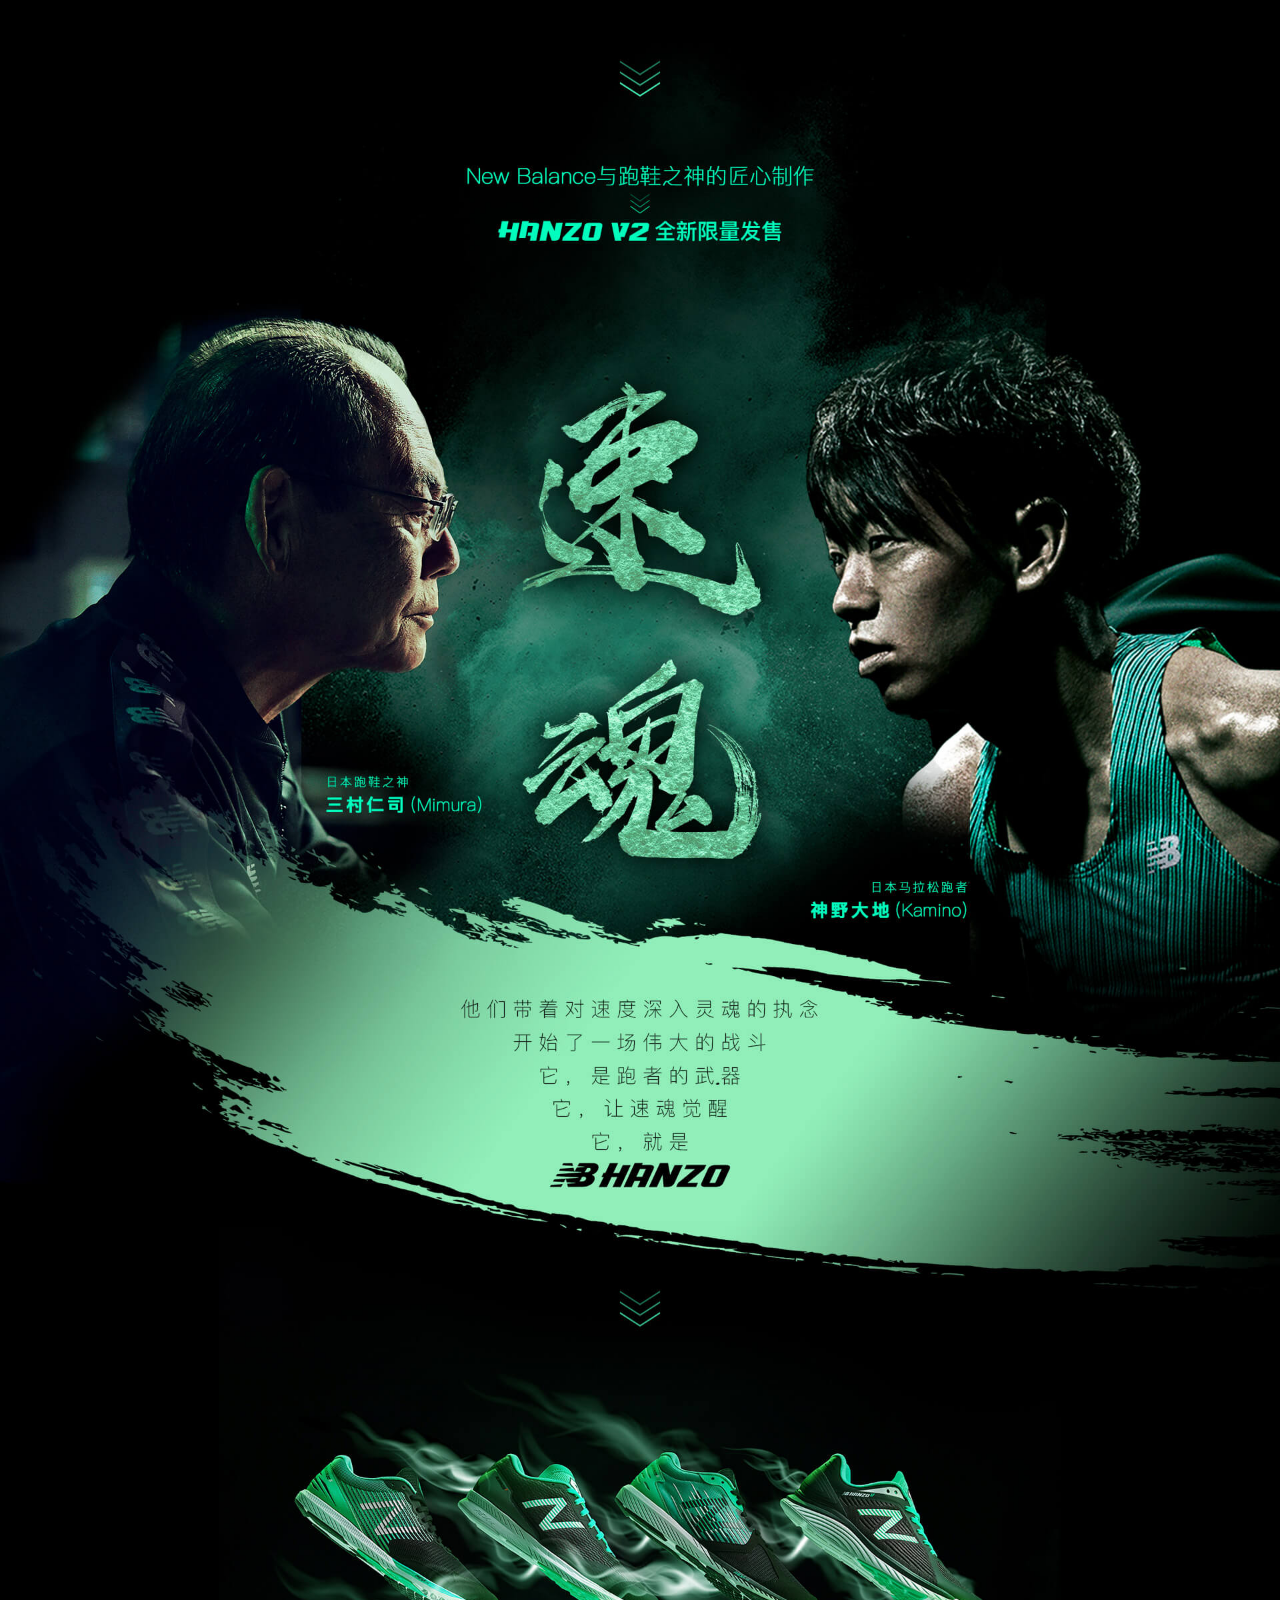
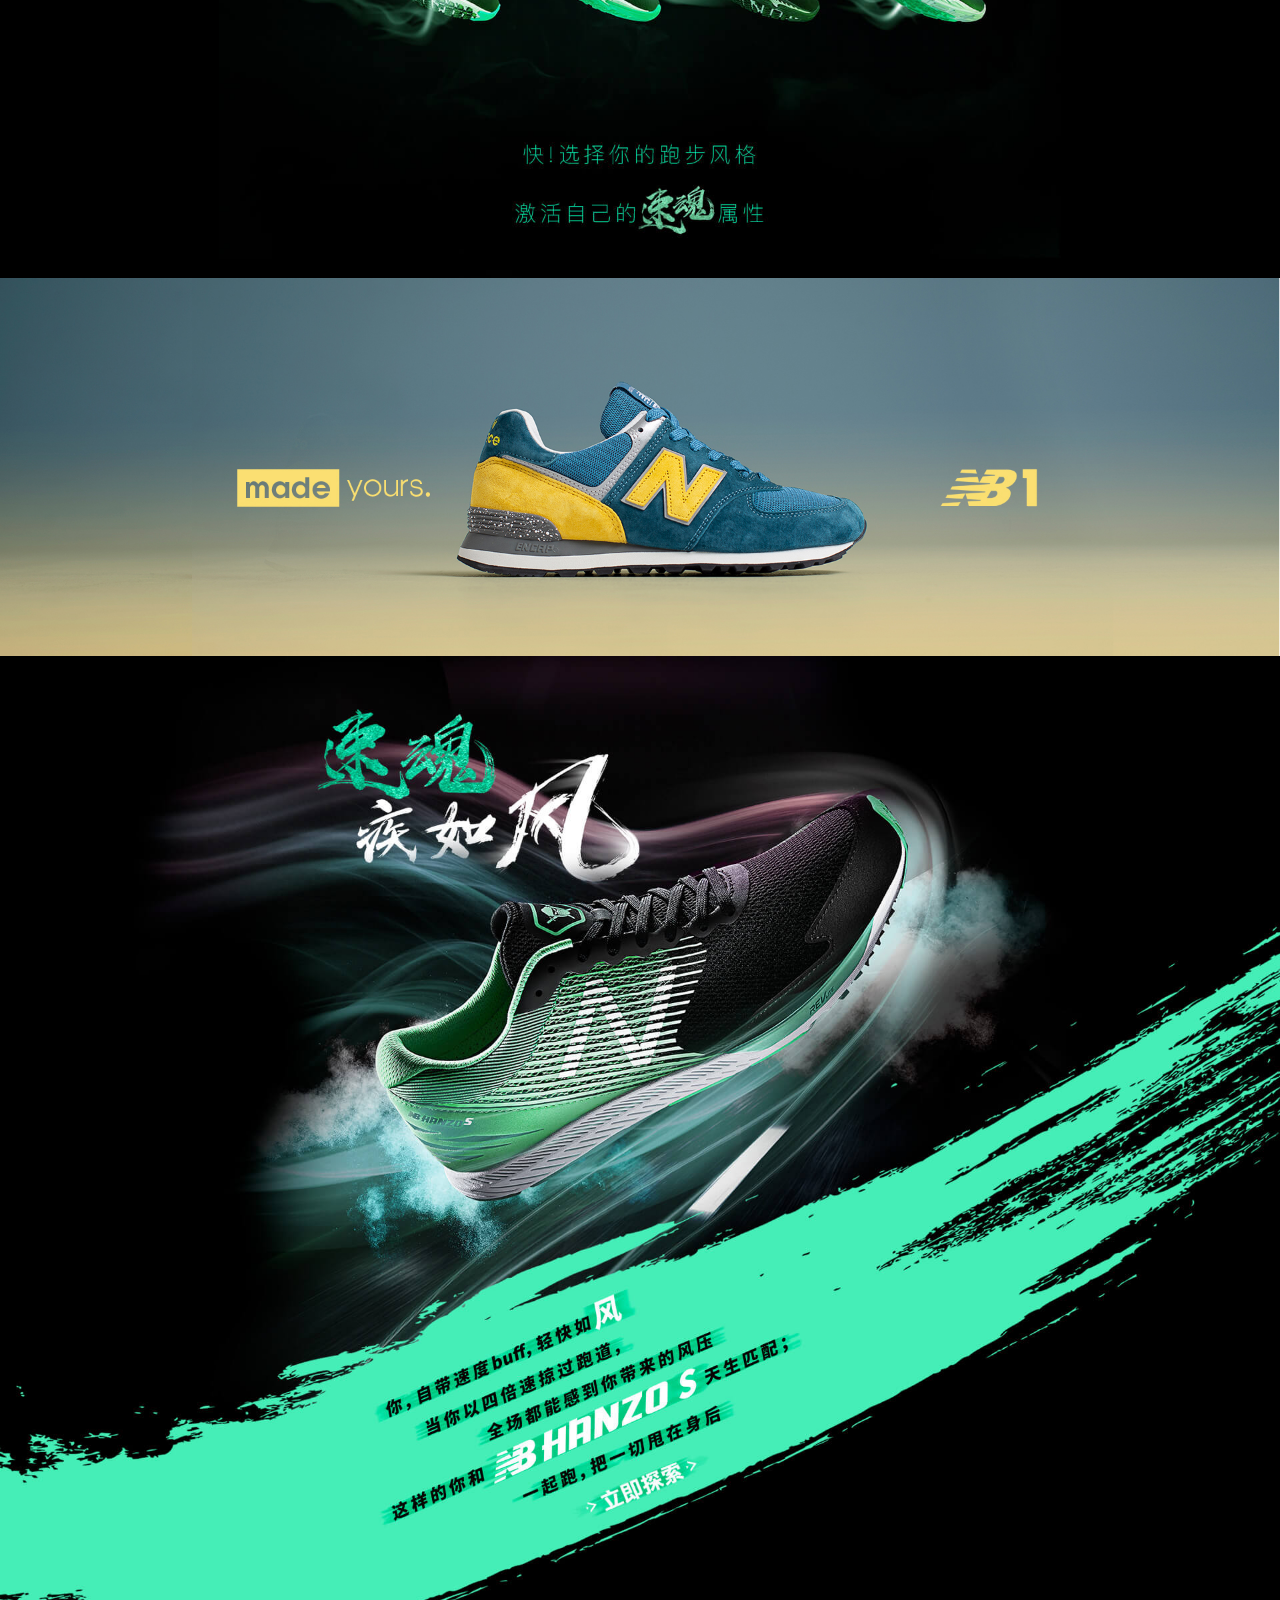
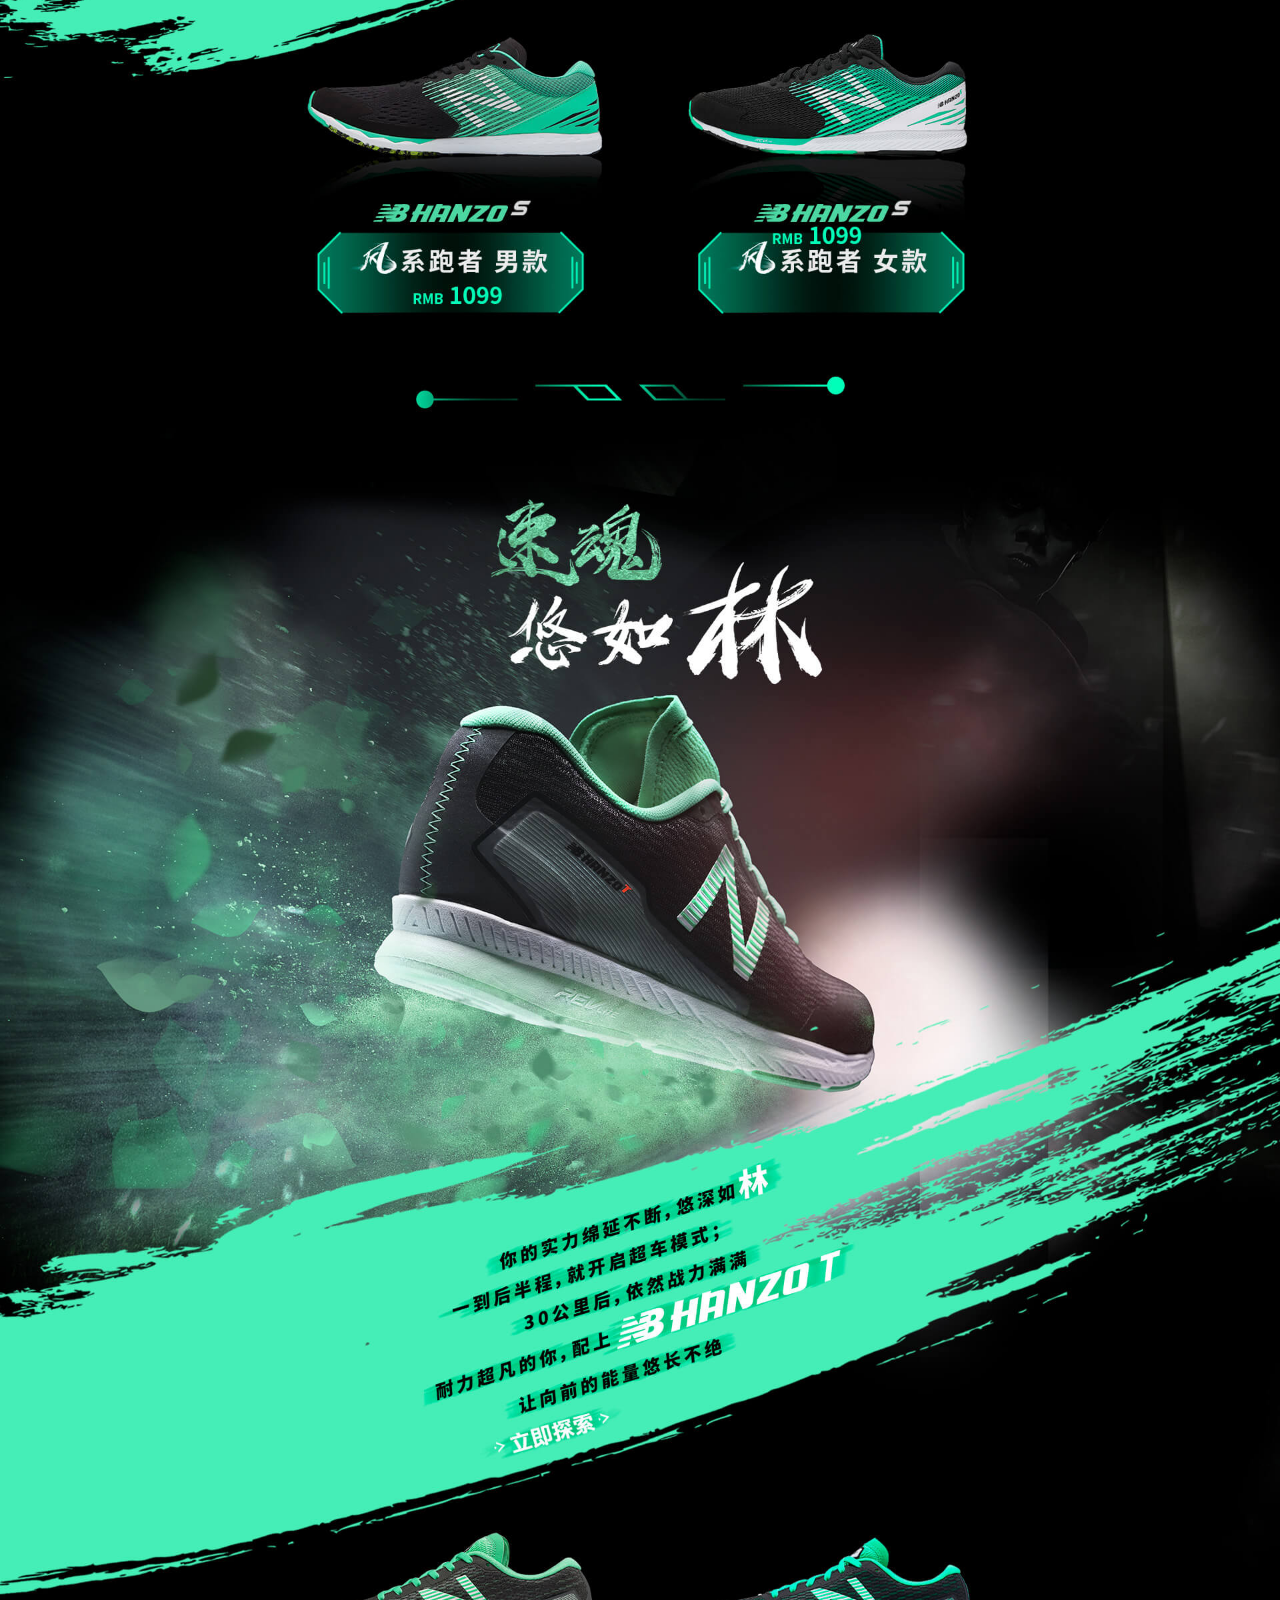
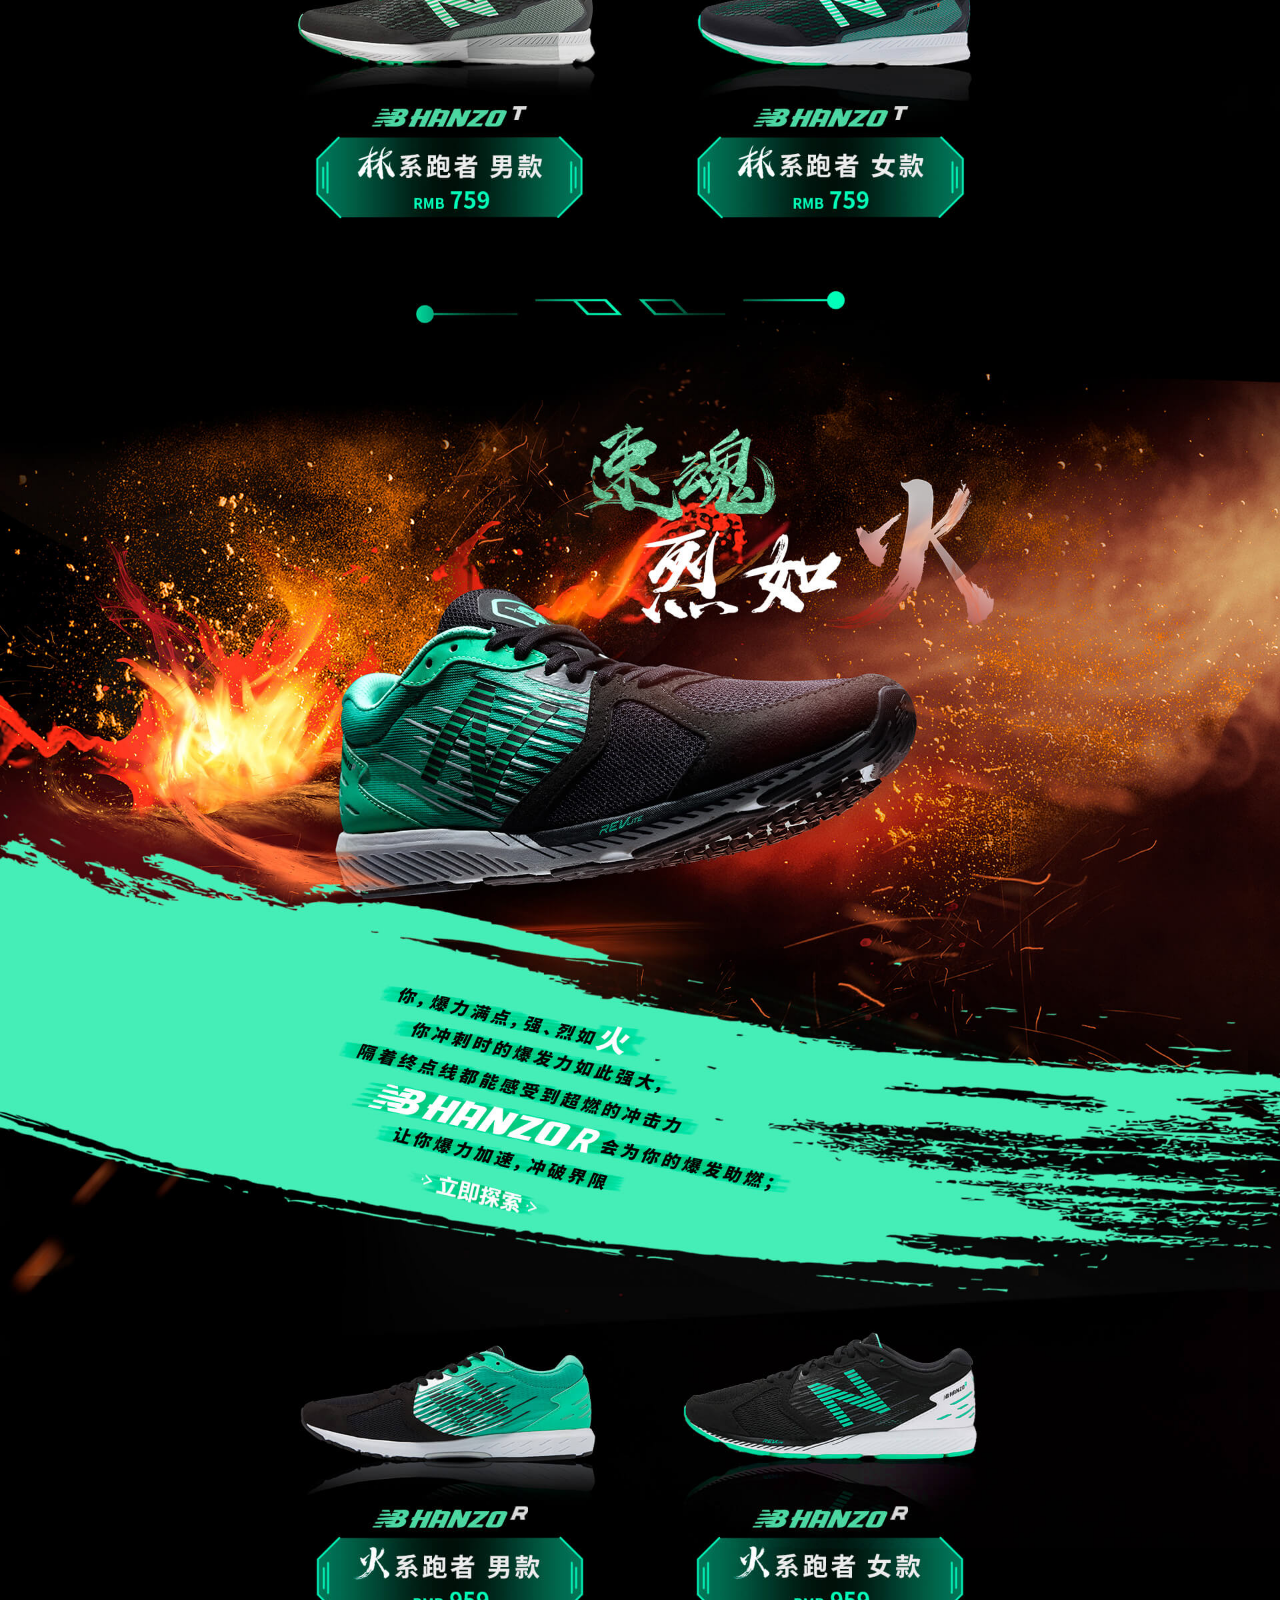
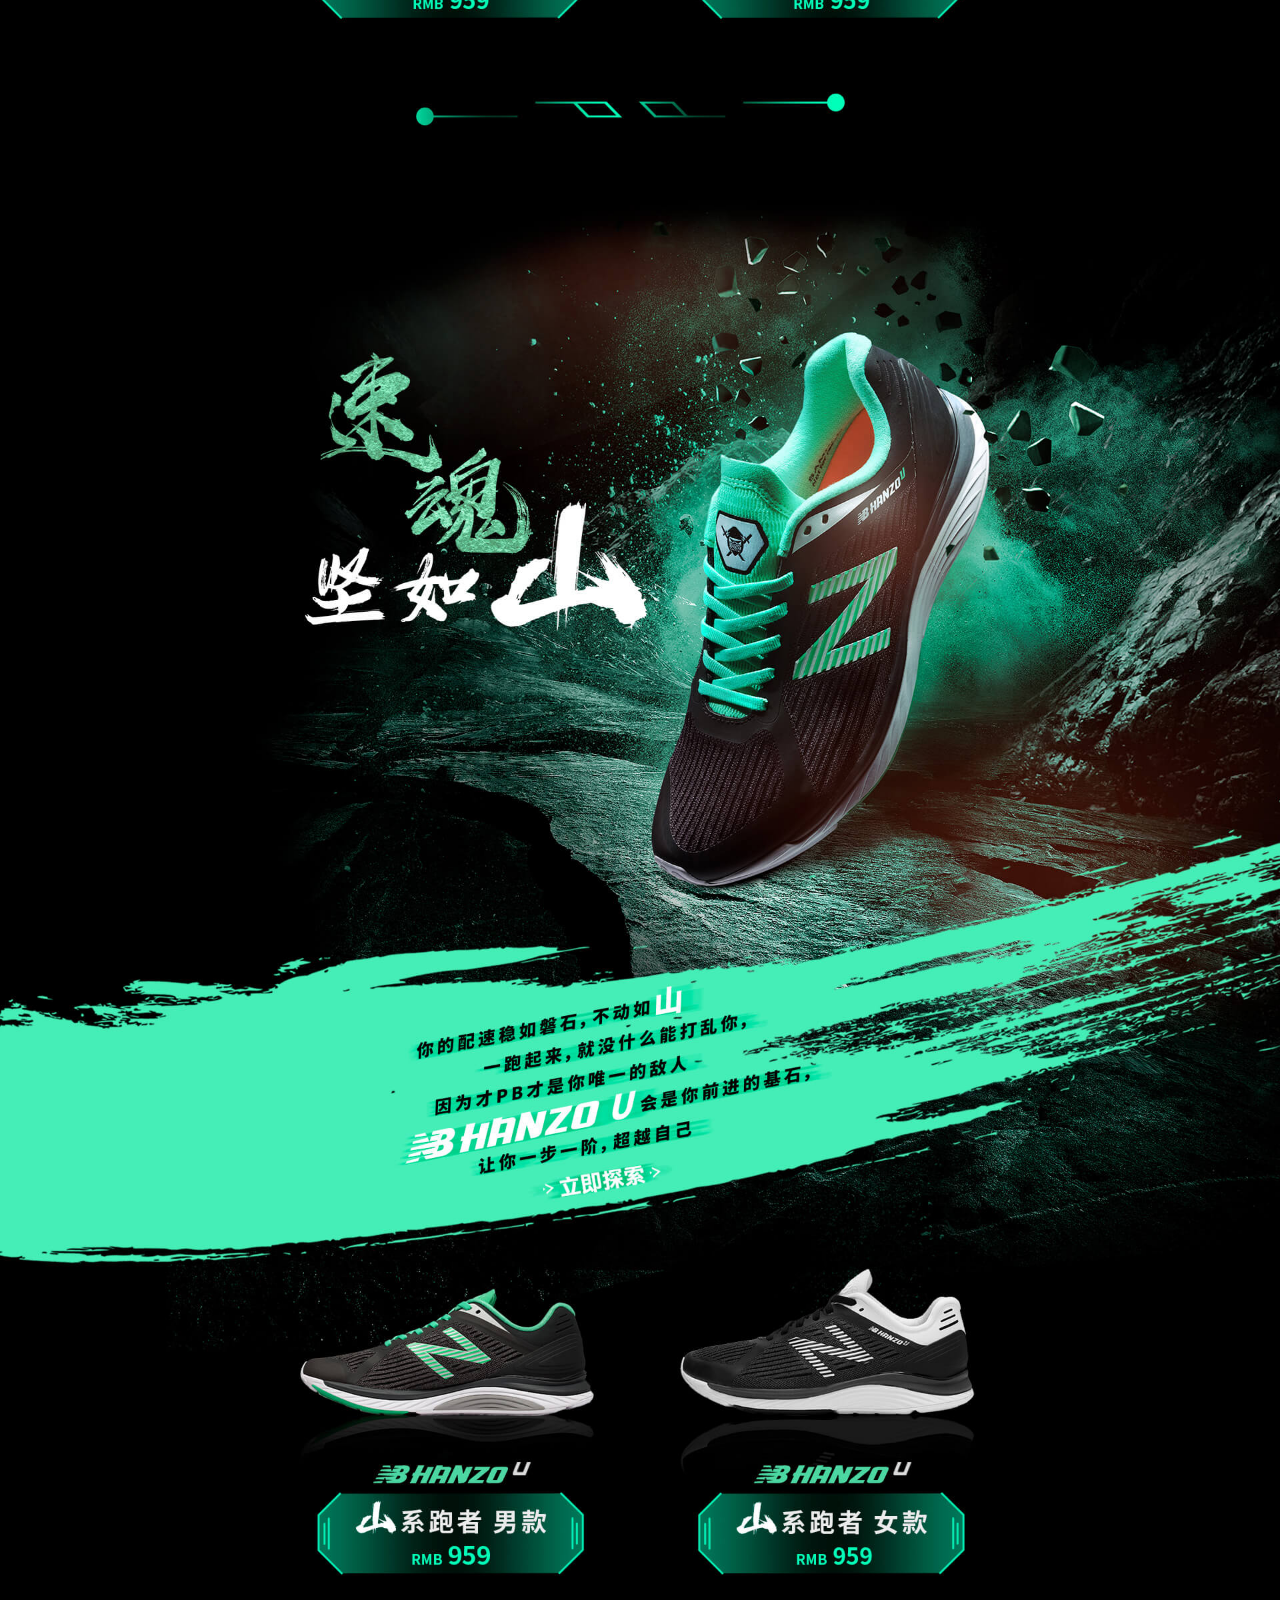
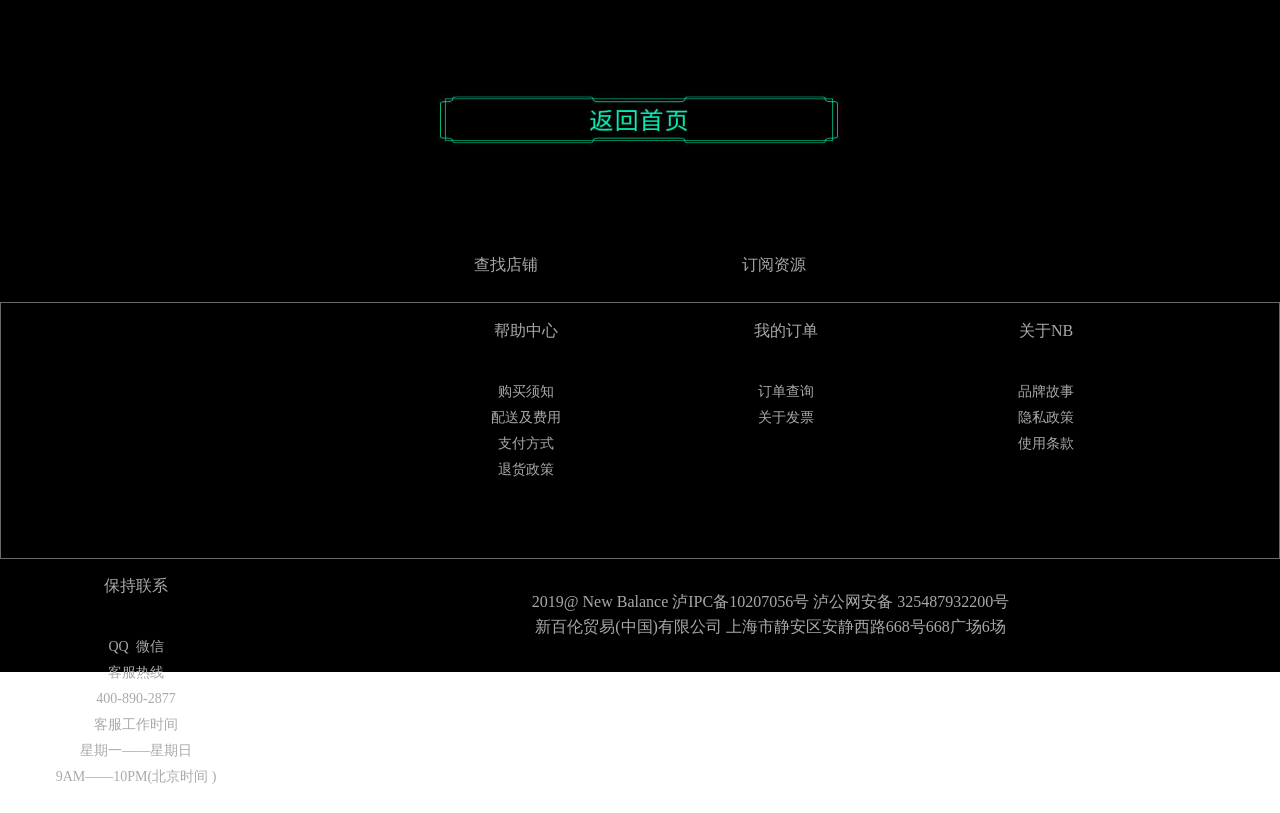
<file: quan_xin.html>
<!DOCTYPE html>
<html>

	<head>
		<meta charset="UTF-8">
		<title>闫聪杰  限量发售</title>
		<link rel="stylesheet" type="text/css" href="css/quan_xin.css" />
	</head>

	<body>
		<!--
        	
        	作品名称：新百伦官网
        	原链接：https://www.newbalance.com.cn/
        	描述：王化阳 主页部分     https://www.newbalance.com.cn/
        	           张晓丛 NB定制1   https://www.newbalance.com.cn/nb1-creative-shoes-like-no-other/
        		   闫聪杰  男子           https://www.newbalance.com.cn/men-shoes-clothes/
        		   高瑞丽  同款发售   https://www.newbalance.com.cn/qcyn0116-new-shoe/
        		   陈志博 登录界面    https://www.newbalance.com.cn/account-login
         	作者：王化阳 高瑞丽 陈志博 闫聪杰 张晓丛
        	时间：2019-03-05
        -->
		<!--导航栏固定-->
		<header>
			<div class="max top">
				<span> 注册即送350元礼券！全场包邮，<u>点击查看详情</u>！</span>
				<div class="find">|&nbsp;&nbsp;&nbsp;
					<a href="#" class="find2"> 查找商店 </a>
				</div>
			</div>
			<nav class="max top2">
				<div class="top2_1">
					<a href="index.html"><img src="img/logo.png" /> </a>
				</div>
				<div class="top2_2">
					<a href="#">
						<h4>男子</h4> </a>
				</div>
				<div class="top2_2">
					<a href="#">
						<h4>女子</h4> </a>
				</div>
				<div class="top2_2">
					<a href="#">
						<h4>男孩</h4> </a>
				</div>
				<div class="top2_2">
					<a href="#">
						<h4>女孩</h4> </a>
				</div>
				<div class="top2_2 	">
					<a href="dingzhi.html">
						<h4>NB1定制</h4> </a>
				</div>
				<div class="top2_2" id="search">
					<form>
						<input type="search" placeholder="搜索" class="search" />
						<span><a href="login.html">登录/注册</a> </span>
						<span><a href="#">您的购物车是空的</a> </span>
					</form>
				</div>
			</nav>
		</header>
		<div class="air">
			<a name="mao"></a>
		</div>
		<div class="ke_fu">
			<img src="img/floating-chat-icon.png"/>
		</div>
		<!--以下内容为填充部分-->
		<div class="center">
			<div class="img">
				<img src="img/pcl1.jpg" />
				<img src="img/pcl2.jpg" />
				<img src="img/pcl3.jpg" />
				<img src="img/pcl4.jpg" />
				<img src="img/pcl5.jpg" />
				<img src="img/pcl6.jpg" />
				<a href="#"><img src="img/pcl7.jpg" /></a>
				<a href="#"><img src="img/pcl8.jpg" style="width: 50%;" /></a>
				<a href="#"><img src="img/pcl9.jpg" style="float: right; width: 50%;" /></a>
				<a href="#"><img src="img/pcl10.jpg" /></a>
				<a href="#"><img src="img/pcl11.jpg" style="width: 50%;" /></a>
				<a href="#"><img src="img/pcl12.jpg" style="float: right; width: 50%;" /></a>
				<a href="#"><img src="img/pcl13.jpg" /></a>
				<a href="#"><img src="img/pcl14.jpg" style="width: 50%;" /></a>
				<a href="#"><img src="img/pcl15.jpg" style="float: right; width: 50%;" /></a>
				<a href="#"><img src="img/pcl16.jpg" /></a>
				<a href="#"><img src="img/pcl17.jpg" style="width: 50%;" /></a>
				<a href="#"><img src="img/pcl18.jpg" style="float: right; width: 50%;" /></a>
				<a href="#"><img src="img/pcl19.jpg" /></a>
			</div>
		</div>
		<!--以下是脚步-->
		<footer>
			<div class="dingyue"><span><a>查找店铺</a> </span><span><a> 订阅资源</a></span> </div>
			<div class="bangzhu">
				<ul id="bangzhu1">
					<li class="bangzhu1">帮助中心 </li>
					<li>
						<a>购买须知</a>
					</li>
					<li>
						<a>配送及费用</a>
					</li>
					<li>
						<a>支付方式</a>
					</li>
					<li>
						<a>退货政策</a>
					</li>
				</ul>
				<ul>
					<li class="bangzhu1"> 我的订单</li>
					<li>
						<a>订单查询</a>
					</li>
					<li>
						<a>关于发票</a>
					</li>
				</ul>
				<ul>
					<li class="bangzhu1">关于NB </li>
					<li>
						<a>品牌故事</a>
					</li>
					<li>
						<a>隐私政策</a>
					</li>
					<li>
						<a>使用条款</a>
					</li>
				</ul>
				<ul>
					<li class="bangzhu1">保持联系 </li>
					<li>
						<a>QQ&nbsp;&nbsp;微信</a>
					</li>
					<li>
						<a>客服热线</a>
					</li>
					<li>
						<a>400-890-2877</a>
					</li>
					<li>
						<a>客服工作时间</a>
					</li>
					<li>
						<a>星期一——星期日</a>
					</li>
					<li>
						<a>9AM——10PM(北京时间 )</a>
					</li>
				</ul>
			</div>
			<div class="ihpone">
				<span class="ihpone_1"> 2019@ New Balance 泸IPC备10207056号 泸公网安备 325487932200号</span><br />
				<span> 新百伦贸易(中国)有限公司 上海市静安区安静西路668号668广场6场 </span>
			</div>
		</footer>
		<!--以下为锚链接固定定位-->
		<div class="maolianjie">
			<a href="#mao"><img src="img/maolianjie.png" /> </a>
		</div>
	</body>

</html>
</file>
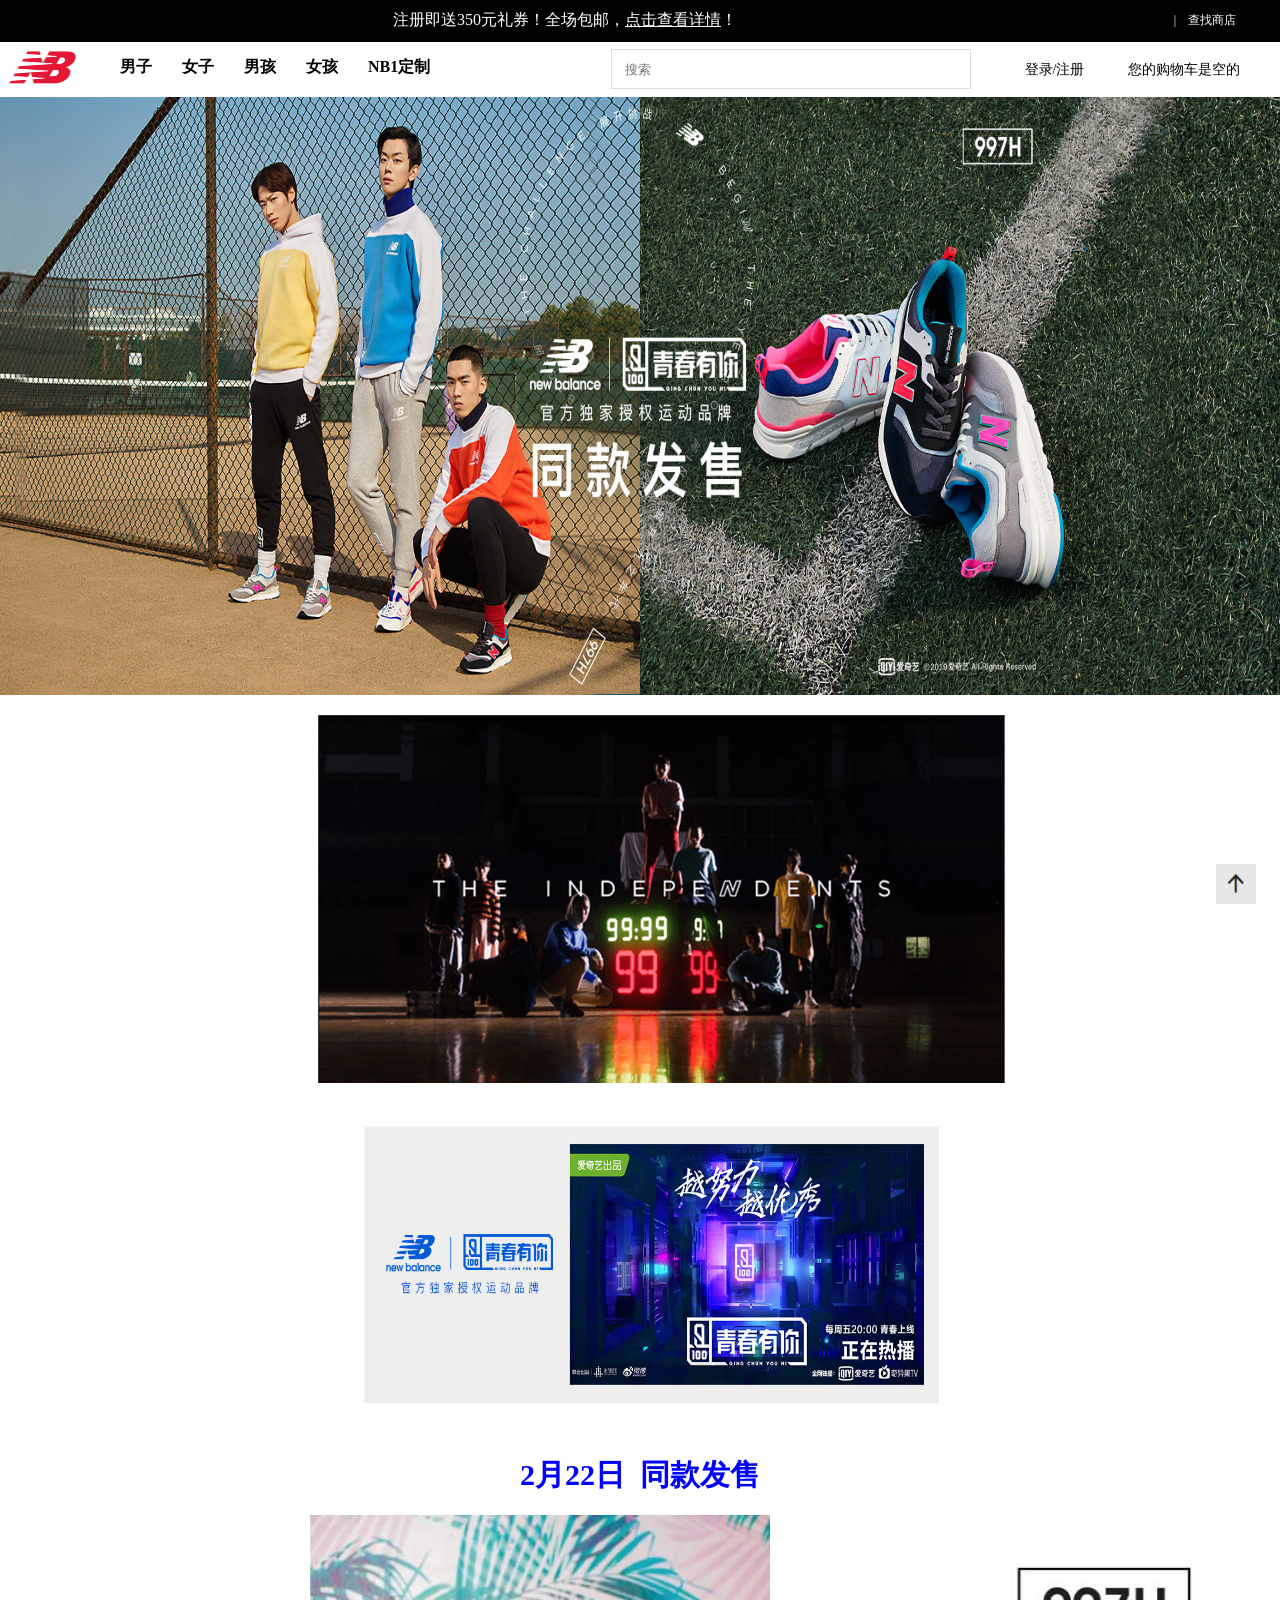
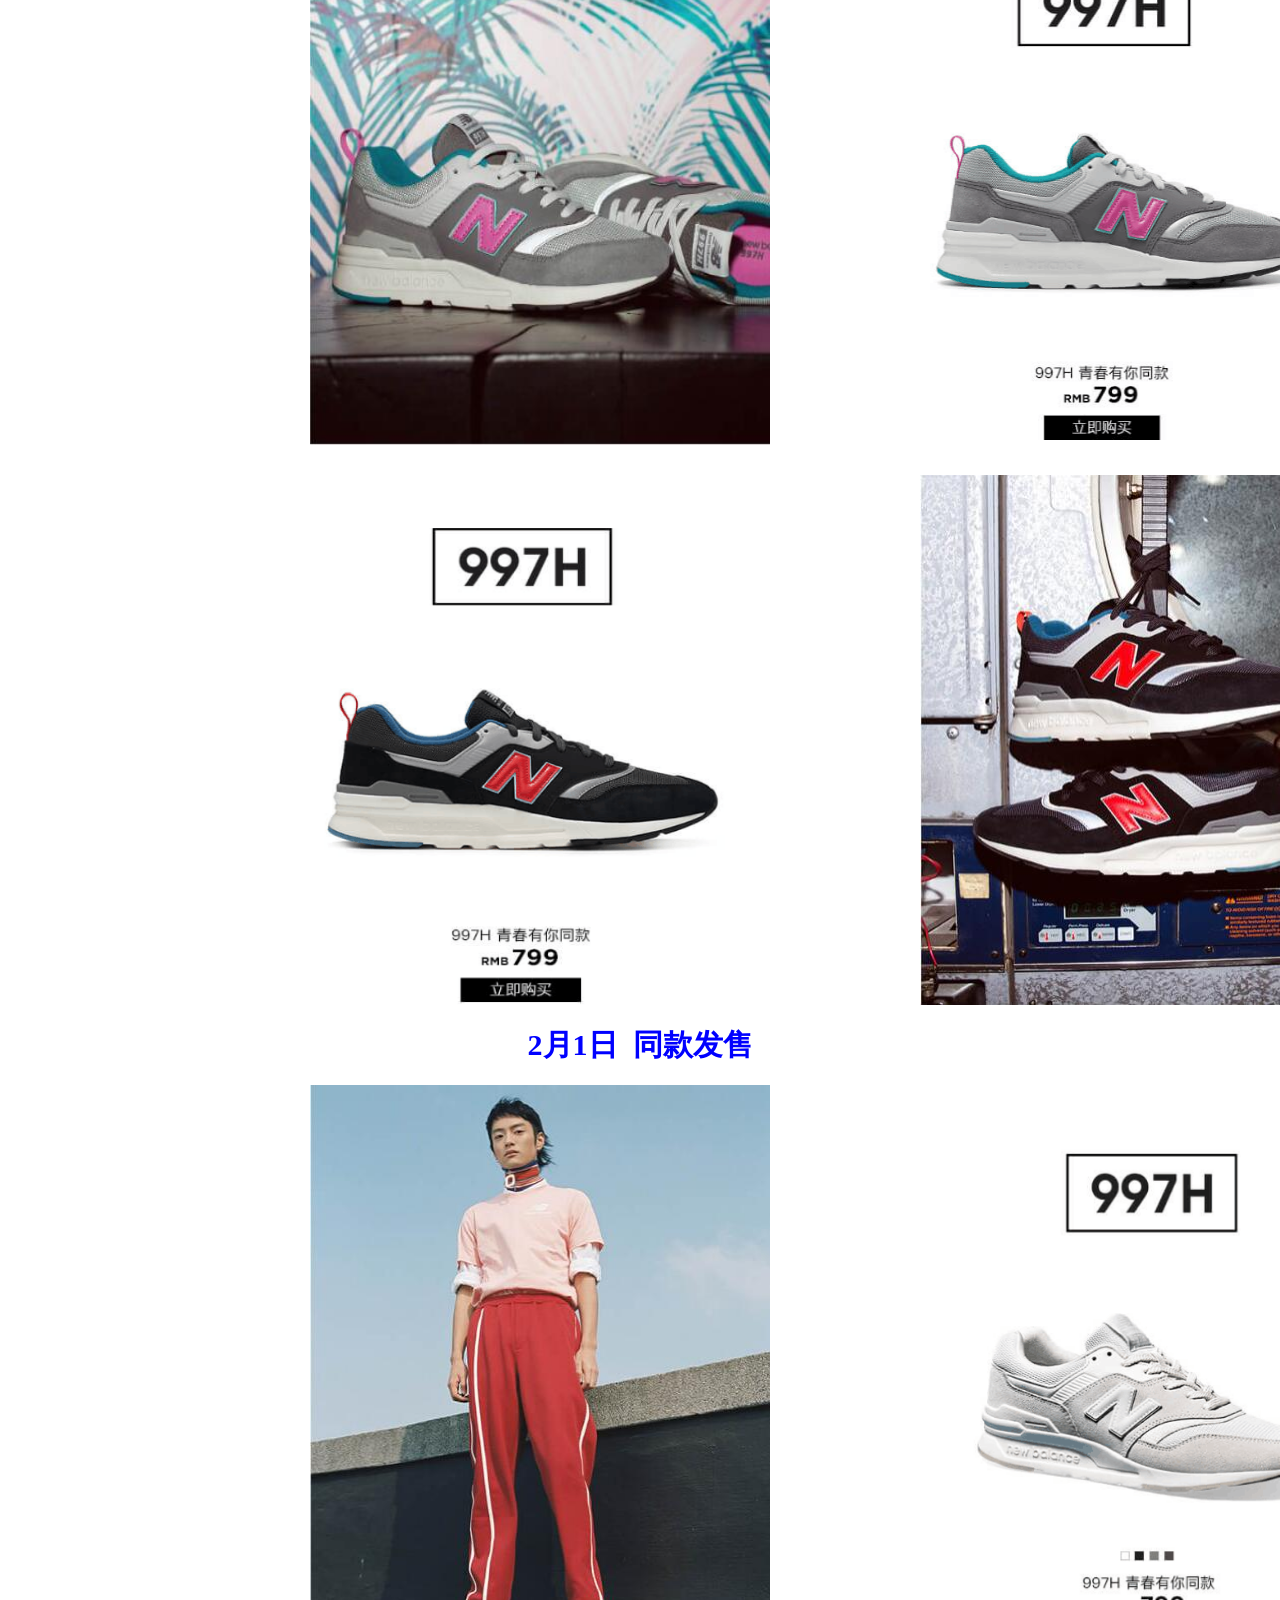
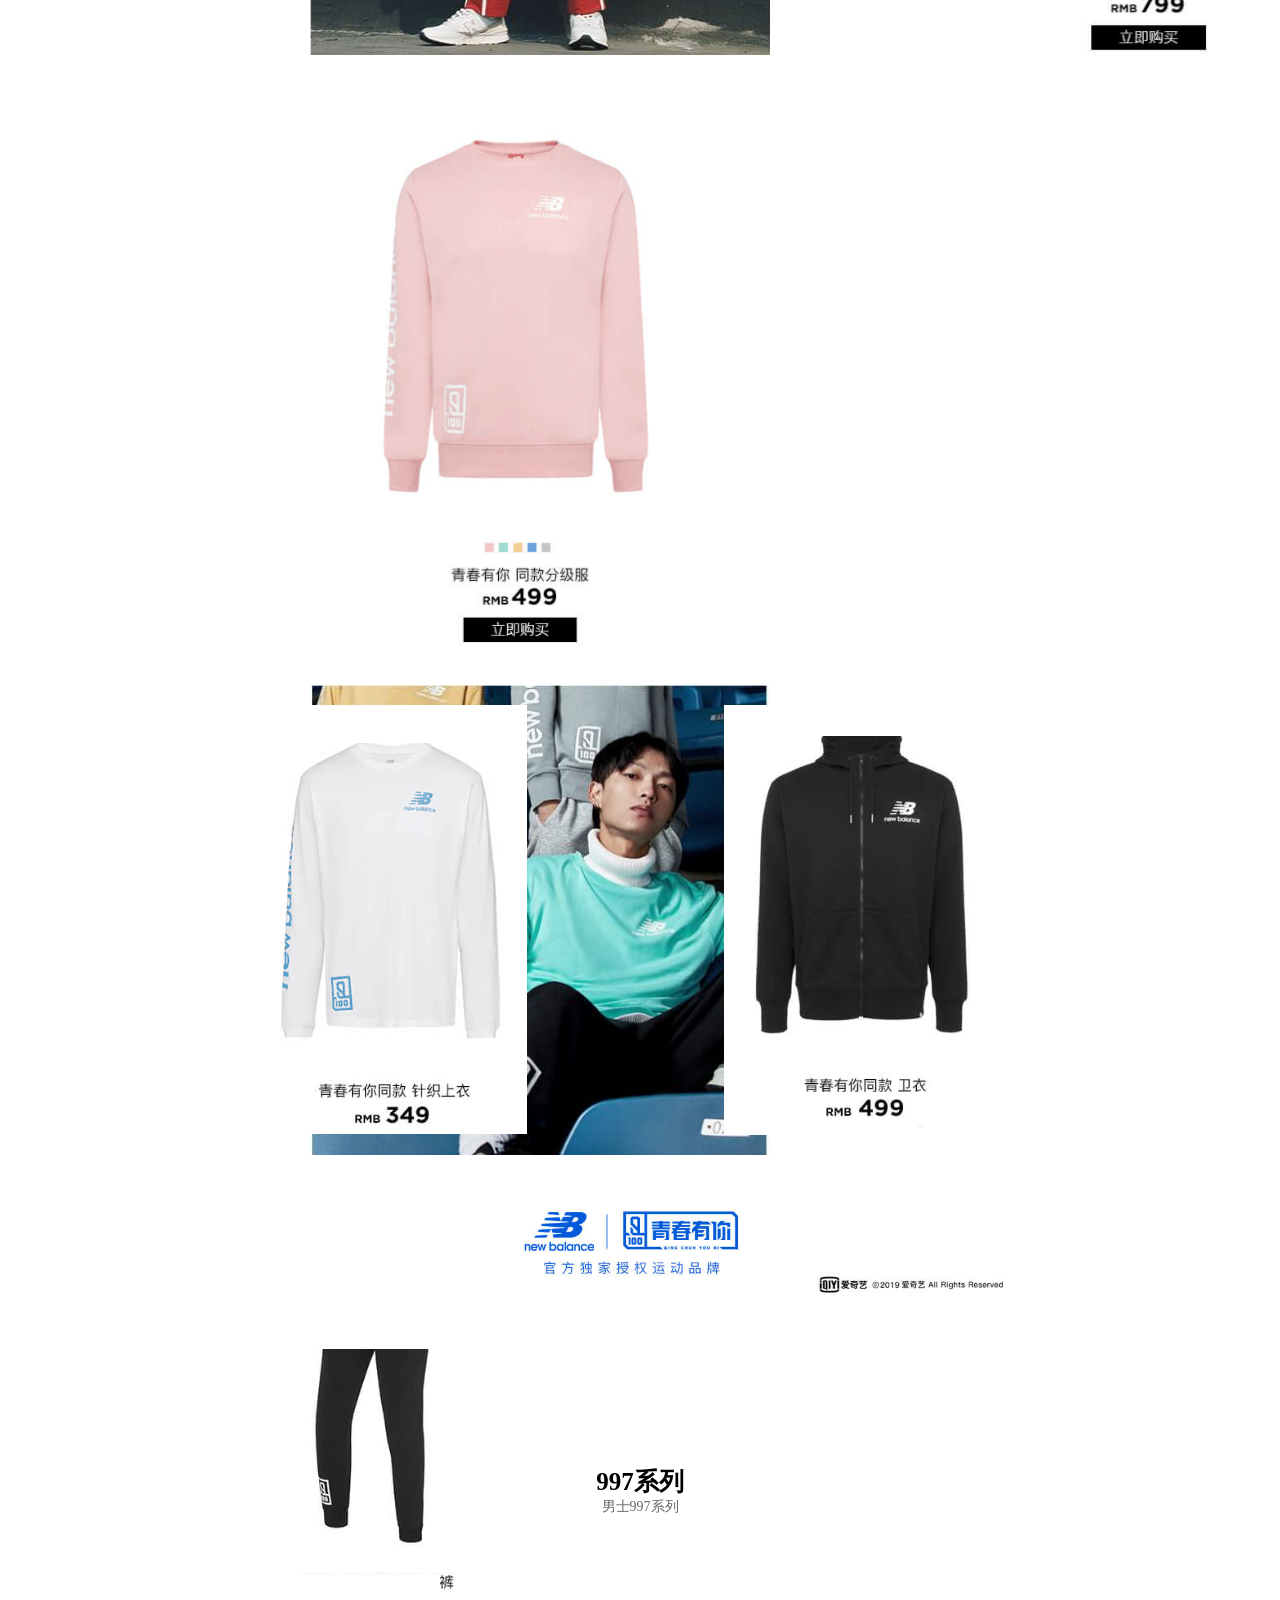
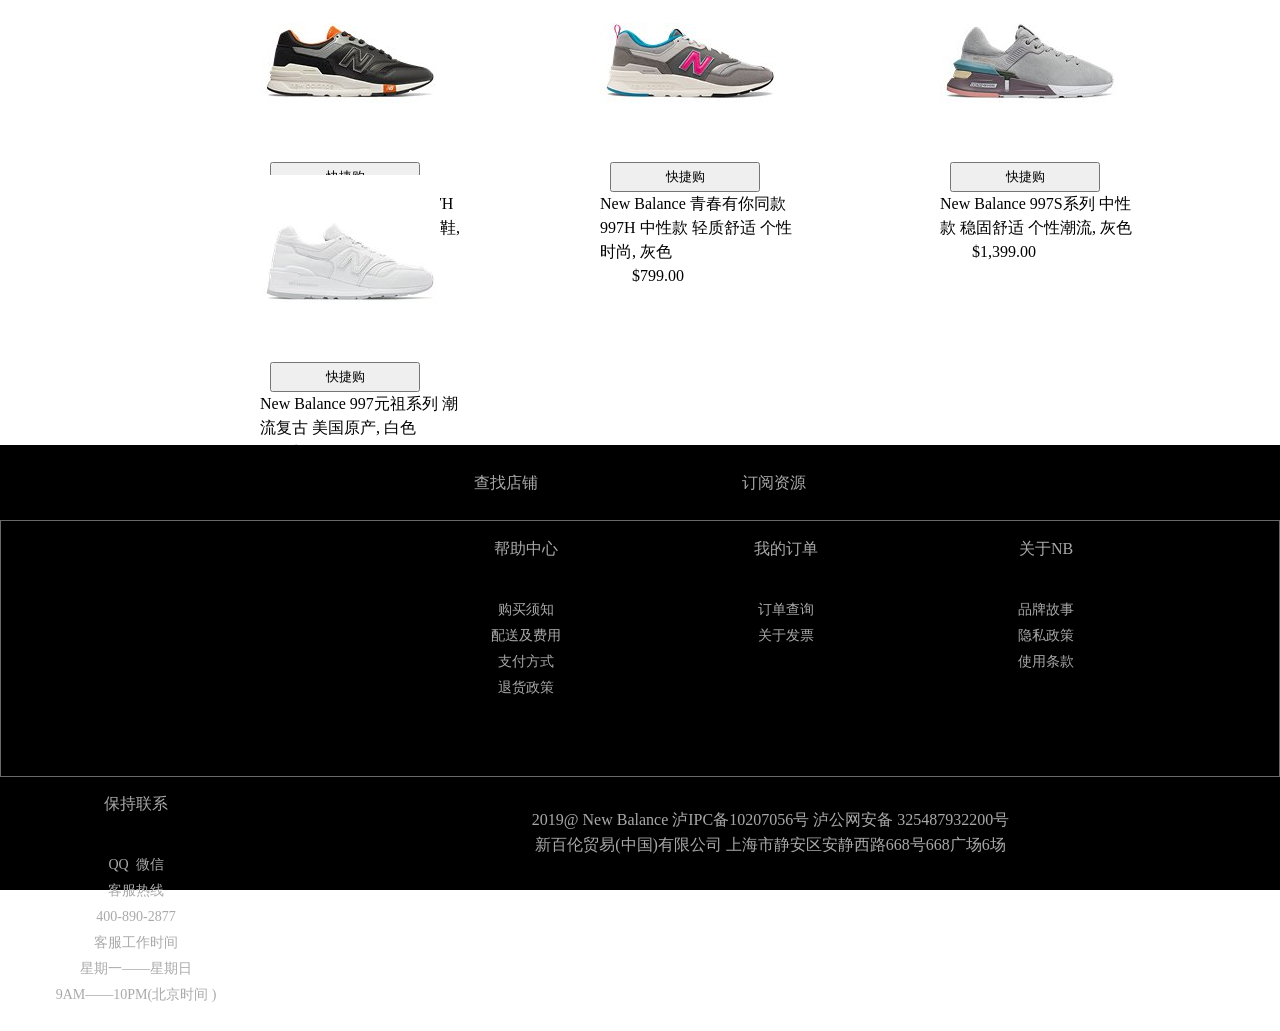
<file: yusale.html>
<!DOCTYPE html>
<html>
	<head>
		<meta charset="UTF-8">
		<title>高 预售</title>
		<link rel="stylesheet" type="text/css" href="css/gonggong.css"/>
		<link rel="stylesheet" type="text/css" href="css/yusale.css"/>

	</head>
	<body>
		
			<!--导航栏固定-->
			<header>
				<div class="max top">
					<span> 注册即送350元礼券！全场包邮，<u>点击查看详情</u>！</span>
					<div class="find">|&nbsp;&nbsp;&nbsp;<a href="#" class="find2"> 查找商店 </a>
						
					</div>

				</div>
				<nav class="max top2">
					<div class="top2_1"><a href="index.html"><img src="img/logo.png" /> </a> </div>
					<div class="top2_2"><a href="#"><h4>男子</h4> </a></div>
					<div class="top2_2"><a href="#"><h4>女子</h4> </a></div>
					<div class="top2_2"><a href="#"><h4>男孩</h4> </a></div>
					<div class="top2_2"><a href="#"><h4>女孩</h4> </a></div>
					<div class="top2_2 	"><a href="dingzhi.html"><h4>NB1定制</h4> </a></div>
				
					<div class="top2_2" id="search">
						<form>
							<input type="search" placeholder="搜索" class="search"/>
							<span><a href="login.html">登录/注册</a> </span>
							<span><a href="#">您的购物车是空的</a> </span>
						</form>
					</div>

				</nav>
			</header>
			<div class="air"><a name="mao"></a> </div>
			<!--中间部分-->
			<div class="center" style="width: 100%; height: 5150px; overflow: hidden; ">
				<div class="ghead">
					<img src="img/grl1.jpg" />
				</div>
				<div class="gtwo">
					<img src="img/grl3.png" />
				</div>
				<div class="gthree">
					<img src="img/grl2.jpg" />
				</div>
				<!--商品展示-->
				<div class="gfour">
					<h2>2月22日&nbsp;&nbsp;同款发售</h2>
				</div>
				<div class="gfive">
					<ul>
						<li><a href="#"><img src="img/grl5.jpg" /> </a></li>
						<li><a href="#"><img src="img/grl6.png" /> </a></li>
						
					</ul>
				</div>
				<div class="gsix">
					<ul>
						<li><a href="#"><img src="img/grl7.png" /> </a></li>
						<li><a href="#"><img src="img/grl8.jpg" /> </a></li>
						
					</ul>
				</div>
				<div class="gseven">
					<h2>2月1日&nbsp;&nbsp;同款发售</h2>
				</div>
				<div class="geight">
					<ul>
						<li><a href="#"><img src="img/grl9.jpg" /> </a></li>
						<li><a href="#"><img src="img/grl10.png" /> </a></li>
						
					</ul>
				</div>
				<div class="gnine">
					<ul>
						<li><a href="#"><img src="img/grl11.png" /> </a></li>
						<li><a href="#"><img src="img/grl12.jpg" /> </a></li>
						
					</ul>
				</div>
				<div class="gten">
					<ul>
						<li><a href="#"><img src="img/grl13.png" /> </a></li>
						<li><a href="#"><img src="img/grl14.png" /> </a></li>
						<li><a href="#"><img src="img/grl15.png" /> </a></li>
					</ul>
				</div>
				<div class="geleven">
					<img src="img/grl4.jpg" />
				</div>
				<div class="gtwelve">
					<h2>997系列</h2>
					<p>男士997系列</p>
				</div>
				<div class="gthirteen">
					<div class="gthirteen_1">
						<a href="#"><img src="img/grl15.jpg" /> </a>
						<a href="#"><input class="button" type="button" value="快捷购" /></a><br />
						<a href="#">New Balance 青春有你 997H 训练生同款 复古运动休闲鞋, 黑色  <br>&nbsp;&nbsp;&nbsp;&nbsp;&nbsp;&nbsp;&nbsp;$899.00</a>
					</div>
					<div>
						<a href="#"><img src="img/grl16.jpg" /> </a>
						<a href="#"><input class="button" type="button" value="快捷购" /></a><br />
						<a href="#">New Balance 青春有你同款 997H 中性款 轻质舒适 个性时尚, 灰色 <br>&nbsp;&nbsp;&nbsp;&nbsp;&nbsp;&nbsp;&nbsp; $799.00</a>
					</div>
					<div>
						<a href="#"><img src="img/grl17.jpg" /> </a>
						<a href="#"><input class="button" type="button" value="快捷购" /></a><br />
						<a href="#">New Balance 997S系列 中性款 稳固舒适 个性潮流, 灰色<br> &nbsp;&nbsp;&nbsp;&nbsp;&nbsp;&nbsp;&nbsp; $1,399.00</a>
					</div>
					<div>
						<a href="#"><img src="img/grl18.jpg" /> </a>
						<a href="#"><input class="button" type="button" value="快捷购" /></a><br />
						<a href="#">New Balance 997元祖系列 潮流复古 美国原产, 白色 <br>&nbsp;&nbsp;&nbsp;&nbsp;&nbsp;&nbsp;&nbsp; $1,899.00</a>
					</div>
				</div>



			</div>
			<!--以下是脚步-->
			<footer>
				<div class="dingyue"><span><a>查找店铺</a> </span><span><a> 订阅资源</a></span> </div>
				<div class="bangzhu">
					<ul id="bangzhu1">
						<li  class="bangzhu1">帮助中心 </li>
						<li><a>购买须知</a></li>
						<li><a>配送及费用</a></li>
						<li><a>支付方式	</a></li>
						<li><a>退货政策</a></li>
					</ul>
					<ul>
						<li class="bangzhu1"> 我的订单</li>
						<li><a>订单查询</a></li>
						<li><a>关于发票</a></li>
						<li><a></a></li>
						<li><a></a></li>
					</ul>
					<ul>
						<li class="bangzhu1">关于NB </li>
						<li><a>品牌故事</a></li>
						<li><a>隐私政策</a></li>
						<li><a>使用条款</a></li>
						<li><a></a></li>
					</ul>
					<ul>
						<li class="bangzhu1">保持联系 </li>
						<li><a>QQ&nbsp;&nbsp;微信</a></li>
						<li><a>客服热线</a></li>
						<li><a>400-890-2877</a></li>
						<li><a>客服工作时间</a></li>
						<li><a>星期一——星期日</a> </li>
						<li><a>9AM——10PM(北京时间 )</a> </li>
					</ul>
				</div>
				<div class="ihpone">
					 <span class="ihpone_1"> 2019@ New Balance 泸IPC备10207056号 泸公网安备 325487932200号</span><br />
					 <span> 新百伦贸易(中国)有限公司 上海市静安区安静西路668号668广场6场 </span>
				</div>

			</footer>
			<!--以下为锚链接固定定位-->
			<div class="maolianjie">
				<a href="#mao"><img src="img/maolianjie.png" /> </a>
			</div>
	</body>
</html>
</file>
<file: css/gonggong.css>
*{
	margin: 0px;
	padding: 0px;
	list-style-type: none;
}
/*整个界面内外边距为0，列表清除项目标记*/

a{text-decoration:none}
a{color: black; }
a:hover{ color:red}
/*超链接样式*/

header{
	position: fixed;
	left: 0px;
	top: 0px;
	z-index: 2;
	width: 100%;
	background-color: #008000;
}
/*固定定位*/
header>.top{
	width: 100%;
	height: 42px;
	background-color: #000000;
}
header>.top2{
	width: 100%;
	height: 55px;
	background-color: white;
}
.top2_1{
	height: 55px;
	width: 70px;
	float: left;
	margin-right: 20px;
	/*background: red url(../img/logo.png);*/
}
.top2_2{
	float: left;
	height: 50px;
	line-height: 50px;
	margin-left: 30px;
}
/*搜索*/
.search{
	width: 360px;
    height: 40px;
    border: 1px solid gainsboro;
    text-indent: 1em;
    margin-top: 7px;
}
#search{
	float: right;
}
#search input{
	margin-right: 50px;
	
}
/*聚焦时候无样式*/
input:focus { outline: none; } 
#search span{
	/*margin-left: 20px;*/
	margin-right: 40px;
	font-size: 14px;
}
/*导航*/
.air{
	width: 100%;
	height: 95px;
	
}
/*注册 即送VIP*/
.top{
	text-align: center;
	color: white;
	height: 40px;
	line-height: 40px;
}
.find{
	width: 150px;
	height: 42px;
	/*background: red;*/
	float: right;
	font-size: 12px;
}
.find2{
	color: white;

}
.find2:hover{
		text-decoration: underline;
}
/*因固定定位被遮挡的部分*/
footer{
	width: 100%;
	height: 445px;
	background-color: #000000;
	color: white;
}
footer a{
	color: darkgrey;
}
footer a:hover{
	text-decoration: underline;
}
footer>.dingyue{
	height: 75px;
	/*background: darkgoldenrod;*/
	text-align: center;
	font-size: 16px;
	line-height: 75px;

}
footer>.dingyue>span{
	margin: 0px 100px;
}
footer>.bangzhu{
	height: 255px;
	/*background: antiquewhite;*/
	border: 1px solid dimgray;
}
.bangzhu>ul{
	float: left;
	line-height: 25px;
	width: 250px;
	height: 255px;
	color: darkgrey;
	margin-left: 10px;
	/*background-color: rosybrown;*/
	text-align: center;
}
#bangzhu1{
	margin-left: 400px;
}
.bangzhu1{
	margin-bottom: 20px;
	line-height: 55px;
}
.bangzhu a{
	font-size: 14px;
}
.ihpone{
	text-align: center;
	color: darkgrey;
	padding-top: 30px;
	line-height: 25px;
}

/*脚步的高和宽*/
.maolianjie{
	position: fixed;
	left: 95%;
	top: 96%;
	opacity: 0.9;
	height: 40px;
	width: 40px;
}
.maolianjie img{
	height: 40px;
	width: 40px;
}
/*以上为锚链接*/
.center{
	width: 100%;
	height: 1968px;
	/*height: 2100px;*/
	/*background-color: darkorange*/
}
</file>
<file: css/index.css>
/*-----------------华丽的分割线----------------------*/
/*广告*/
/*男子女子*/
.Shopall{
	width: 100%;
	height: 120px;
	background: #efefef;
	margin: 5px 0px 10px 0px;
	
}
.Shopall ul{
	width: 880px;
	height: 120px;
	margin: 0 auto;
	/*background: indianred;*/
}
.Shopall li{
	float: left;
	margin: 35px 70px;
}
.Shopall a:hover{
	text-decoration: underline;
}
.Shopall span{
	font-weight: lighter;
}
/*介绍*/
.Introduction{
	height: 1360px;
	width: 1200px;
	/*background-color: #FF0000;*/
	margin: 0 auto;
}
/*图1*/
.Introduction_1{
	height: 350px;
	width: 1200px;
	margin-bottom: 5px;
}
/*4图*/
.Introduction_2{
	width: 1200px;
	height: 1005px;
	/*background-color: #FFFF00;*/
}
.Introduction_3{
	width: 595px;
	height: 500px;
	margin-bottom: 2px;
	/*background-color: #008000;*/
	float: left;
}

.Introduction_4{
	width: 595px;
	/*图高340 宽595*/
	height: 500px;
	margin-bottom: 2px;
	/*background-color: #008000;*/
	float: right;
}
/*倒数二长图NB1*/
.NB1{
	width: 100%;
	height: 475px;
	background: url(../img/pcl6.jpg);
}
/*点击购买文字*/
.series{
	text-align: center;
}
.series_1{
	line-height: 40px;
}
</file>
<file: css/dingzhi.css>
*{
	padding: 0px;
	margin: 0px ;
}
/*center*/
/*.center{
	width: 100%;
	height: 100%;
}*/
.zxc-yi{
	position: relative;
	bottom: 9px;
	left: -15px;
}
/*图二*/
.zxc-er{
	position: relative;
	left: -15px;
}
/*定制*/
.zxc-san{
	width: 1200px;
	height: 300px;
	margin: 0 auto;
}
.zxc-san-yi{
	width: 1200p;
	height: 300px;
	float: left;
	margin: 20px;
}
.btn{
	float: left;
	width: 150px;
	height: 30px;
	margin: 10px;
	border-radius: 8%;
	border: 1px solid gray;
	background-color: darkgray;
}
.center img{
	position: relative;
	left: 15px;
	top: 8px;
}
.center span{
	color: black;
	position: relative;
	left: 20px;
	top: 5px;
}
hr{
	width: 1345px;
}
/*图四*/
.zxc-si{
	width: 1280px;
	position: relative;
    left: 60px;
    margin: 0 auto;
}
.center hr{
	margin: 0 auto;
	margin-bottom: 50px;
}
.zxc-si h2{
	text-align: center;
	font-size: 35px;
}
.zxc-si .zxc-si-yi{
	float: left;
	margin: 15px;
}
.zxc-si .zxc-si-yi:hover{
	transition: 50% 2s;
}
.zxc-si .zxc-si-yi li{
	text-align: center;
	margin: 5px;
}
/*图五*/
.zxc-wu{
	position: relative;
	bottom: 5px;
	left: -15px;
	
}
</file>
<file: css/login.css>
@charset "utf-8";
/*页面初始*/
*{
	margin: 0;
	padding: 0;
	list-style: none;
}
span{
	color: red;
}
/*login-head*/
.login-head{
	width: 100%;
	height: 84px;
	line-height: 84px;
	text-align: center;
	font-size: 18px;
	font-style: normal;
	font-family:simsun;
	background-color:#ebebeb;
    box-shadow: 0 1px 1px rgba(0,0,0,.2);
}
/*login-body*/
.login-body{
	width: 1200px;
	height: 622px;
	margin: 0 auto;
	margin-top: 20px;
	position: relative;
}
/*登录*/
.login-login1{
	width: 570px;
	height: 418px;
	background-color: #ebebeb;
}
.login-login1 form{
	padding-top: 20px;
	padding-left: 15px;
}
.login-login1-1{
	width: 570px;
	height: 62px;
}
.login-p,.enroll-e,.enroll-ep,.enroll-n,.enroll-p,.enroll-yp,.login-e{
	display: block;
    border: 1px solid #ccc;
    border-radius: 0;
    font-weight: 300;
    appearance: none;
    z-index: 100;
    width:500px;
    height: auto;
    color: #232323;
    font-size: 14px;
    margin-top: 0;
    margin-bottom: 0;
    padding: 6px 15px 8px;
    font-style: normal;
}
.login-login1-chongshemima{
	margin-right: 20px;
	float: right;
}
.chkshowpassword{
	width: 16px;
	height: 16px;
}
.login-login1-2{
	position: relative;
}
.login-btn{
	position: absolute;
	color: #fff;
    background-color: #cf0a2c;
	left: 20px;
	width: 67px;
	height: 33px;
	bottom: -150px;
	border: red;
}
.login-login2{
	margin-top: 30px;
	width: 600px;
	height: 138px;
}
/*注册*/
.login-enroll{
	width: 570px;
	height: 622px;
	background-color: #ebebeb;
	position: absolute;
	right: 5px;
	top: 0px;
}
.login-enroll1{
	padding-top: 20px;
	padding-left: 15px;
}
.login-enroll2{
	width: 420px;
	height: 31px;
	font-size: 12px;
}
.login-enroll3{
	width: 420px;
	height:67px ;
	font-size: 12px;
	position: relative;
}
.login-enroll4{
	position: absolute;
	left: 20px;
	bottom: 35px;
}
.enroll-btn{
	position: absolute;
	color: #fff;
    background-color: #cf0a2c;
	left: 20px;
	width: 67px;
	height: 33px;
	border: red;

}
</file>
<file: css/quan_xin.css>
* {
	margin: 0px;
	padding: 0px;
	list-style: none;
}

/*整个界面内外边距为0，列表清除项目标记*/

a {
	text-decoration: none
}

a {
	color: black;
}

a:hover {
	color: red
}


/*超链接样式*/

header {
	position: fixed;
	left: 0px;
	top: 0px;
	opacity: 1;
	width: 100%;
	background-color: #008000;
}


/*在线客服*/

.ke_fu {
	top: 50%;
	right: 0;
	position: fixed;
	width: auto;
	height: auto;
	max-width: 40px;
}

.ke_fu img {
	margin-top: 40px;
}


/*固定定位*/

header>.top {
	width: 100%;
	height: 42px;
	background-color: #000000;
}

header>.top2 {
	width: 100%;
	height: 55px;
	background-color: white;
	border-bottom: 2px solid #f7f7f7;
}

.top2_1 {
	height: 55px;
	width: 70px;
	float: left;
	margin-right: 20px;
	/*background: red url(../img/logo.png);*/
}

.top2_2 {
	float: left;
	height: 50px;
	line-height: 50px;
	margin-left: 30px;
}


/*搜索*/

.search {
	width: 360px;
	height: 40px;
	border: 1px solid gainsboro;
	text-indent: 1em;
	margin-top: 7px;
}

#search {
	float: right;
}

#search input {
	margin-right: 50px;
}


/*聚焦时候无样式*/

input:focus {
	outline: none;
}

#search span {
	/*margin-left: 20px;*/
	margin-right: 40px;
	font-size: 14px;
}


/*导航*/

.air {
	width: 100%;
	height: 95px;
}


/*注册 即送VIP*/

.top {
	text-align: center;
	color: white;
	height: 40px;
	line-height: 40px;
}

.find {
	width: 150px;
	height: 42px;
	/*background: red;*/
	float: right;
	font-size: 12px;
}

.find2 {
	color: white;
}

.find2:hover {
	text-decoration: underline;
}


/*img图片*/

.center {
	width: 100%;
	margin: 0 auto;
	height: auto;
	/*height: 2100px;*/
	/*background-color: darkorange*/
}

.center .img img {
	float: left;
	width: 100%;
	margin: 0px;
	padding: 0px;
}


/*因固定定位被遮挡的部分*/

footer {
	width: 100%;
	height: 445px;
	float: left;
	background-color: #000000;
	color: white;
}

footer a {
	color: darkgrey;
}

footer a:hover {
	text-decoration: underline;
}

footer>.dingyue {
	height: 75px;
	/*background: darkgoldenrod;*/
	text-align: center;
	font-size: 16px;
	line-height: 75px;
}

footer>.dingyue>span {
	margin: 0px 100px;
}

footer>.bangzhu {
	height: 255px;
	/*background: antiquewhite;*/
	border: 1px solid dimgray;
}

.bangzhu>ul {
	float: left;
	line-height: 25px;
	width: 250px;
	height: 255px;
	color: darkgrey;
	margin-left: 10px;
	/*background-color: rosybrown;*/
	text-align: center;
}

#bangzhu1 {
	margin-left: 400px;
}

.bangzhu1 {
	margin-bottom: 20px;
	line-height: 55px;
}

.bangzhu a {
	font-size: 14px;
}

.ihpone {
	text-align: center;
	color: darkgrey;
	padding-top: 30px;
	line-height: 25px;
}


/*脚步的高和宽*/

.maolianjie {
	position: fixed;
	left: 95%;
	top: 96%;
	opacity: 0.9;
	height: 40px;
	width: 40px;
}

.maolianjie img {
	height: 40px;
	width: 40px;
}


/*以上为锚链接*/
</file>
<file: css/yusale.css>
/*居中图片*/
.ghead{
	width: 100%;
	height: 600px;
	margin: 0 auto;
}
.ghead img{
	width: 100%;
	height: 600px;
}
/*展示商品*/
.gtwo {
	width: 1255.2px;
	margin: 0 auto;
}
.gtwo img{
	width: 1100px;
	height: 367.5px;
	margin-top: 20px;
	margin-left: 100px;
	
}
.gthree{
	width: 1255.2px;
	height: 318px;
	margin: 0 auto;
}
.gthree img{
	width: 1000px;
	height: 318px;
	margin-left: 140px;
	margin-top: 20px;
}
/*新品展示*/
.gfour{
	width: 100%;
	margin: 0 auto;
	height: 60px;
}
.gfour h2{
	text-align: center;
	color: blue;
	font-size: 30px;
	margin-top: 50px;
}
.gfive{
	width: 75%;
	margin: 0 auto;
	height: 530px;
}
.gfive ul {
	float: left;
	width: 1255px;
	height: 530px;
}
.gfive li{
	float: left;
	width: 460px;
	height: 530px;
	margin-left: 150px;
}

.gfive img{
	width: 460px;
	height: 530px;
}
.gfive a:hover{
	display: block;
	transform:scale(1.2)
}
.gsix{
	width: 75%;
	margin: 0 auto;
	height: 530px;
}
.gsix ul {
	float: left;
	width: 1255px;
	height: 530px;
}
.gsix li{
	float: left;
	width: 460px;
	height: 530px;
	margin-left: 150px;
	margin-top: 30px;
}
.gsix img{
	width: 460px;
	height: 530px;
}
.gseven{
	width: 100%;
	margin: 0 auto;
	height: 60px;
}
.gseven h2{
	text-align: center;
	color: blue;
	font-size: 30px;
	margin-top: 50px;
}
.geight{
	width: 75%;
	margin: 0 auto;
	height: 570px;
}
.geight ul {
	float: left;
	width: 1255px;
	height: 570px;
}
.geight li{
	float: left;
	width: 460px;
	height: 570px;
	margin-left: 150px;
}
.geight img{
	width: 460px;
	height: 570px;
}
.gnine{
	width: 75%;
	margin: 0 auto;
	height: 570px;
}
.gnine ul {
	float: left;
	width: 100%;
	height: 570px;
}
.gnine li{
	float: left;
	width: 460px;
	height: 570px;
	margin-left: 150px;
	margin-top: 30px;
}
.gnine img{
	width: 460px;
	height: 570px;
}
.gten{
	width: 90%;
	margin: 0 auto;
	/*background: red;*/
	height: 430px;
	margin: 0 auto;
	}
.gten ul {
	float: left;
	width: 100%px;
	height: 430px;
	
}	
.gten li{
	float: left;
	width: 280px;
	height: 430px;
	margin-top: 80px;
	margin-left: 190px;
	
	
	}
.geleven{
	width: 100%;
	margin: 0 auto;
	height: 170px;
	margin-top: 100px;
}
.geleven img{
	width: 100%;
}
.gtwelve{
	width: 100%;
	margin: 0 auto;
	height: 110px;
	margin-top: 140px;
}
.gtwelve h2{
	color: black;
	font-size: 25px;
	text-align: center;
}
.gtwelve p{
	color: #666;
	font-size: 14px;
	text-align: center;
}
.gthirteen{
	float: left;
	width: 100%;
	padding-left: 120px;
	/*background: red;*/
	margin: 0 auto;
	height: 400px;
}
.gthirteen div{
	float: left;
	width: 200px;
	height: 200px;
	margin-left: 140px;
}
.gthirteen a{
	color: black;
	font-size: 16px;
	line-height: 1.5em;
}
.button{
	width: 150px;
	height: 30px;
	margin-left: 10px;
	
}
/*鼠标放在链接图片上 图片放大*/
.gthirteen img:hover{
	display: block;
	transform: scale(1.2);
}
</file>
